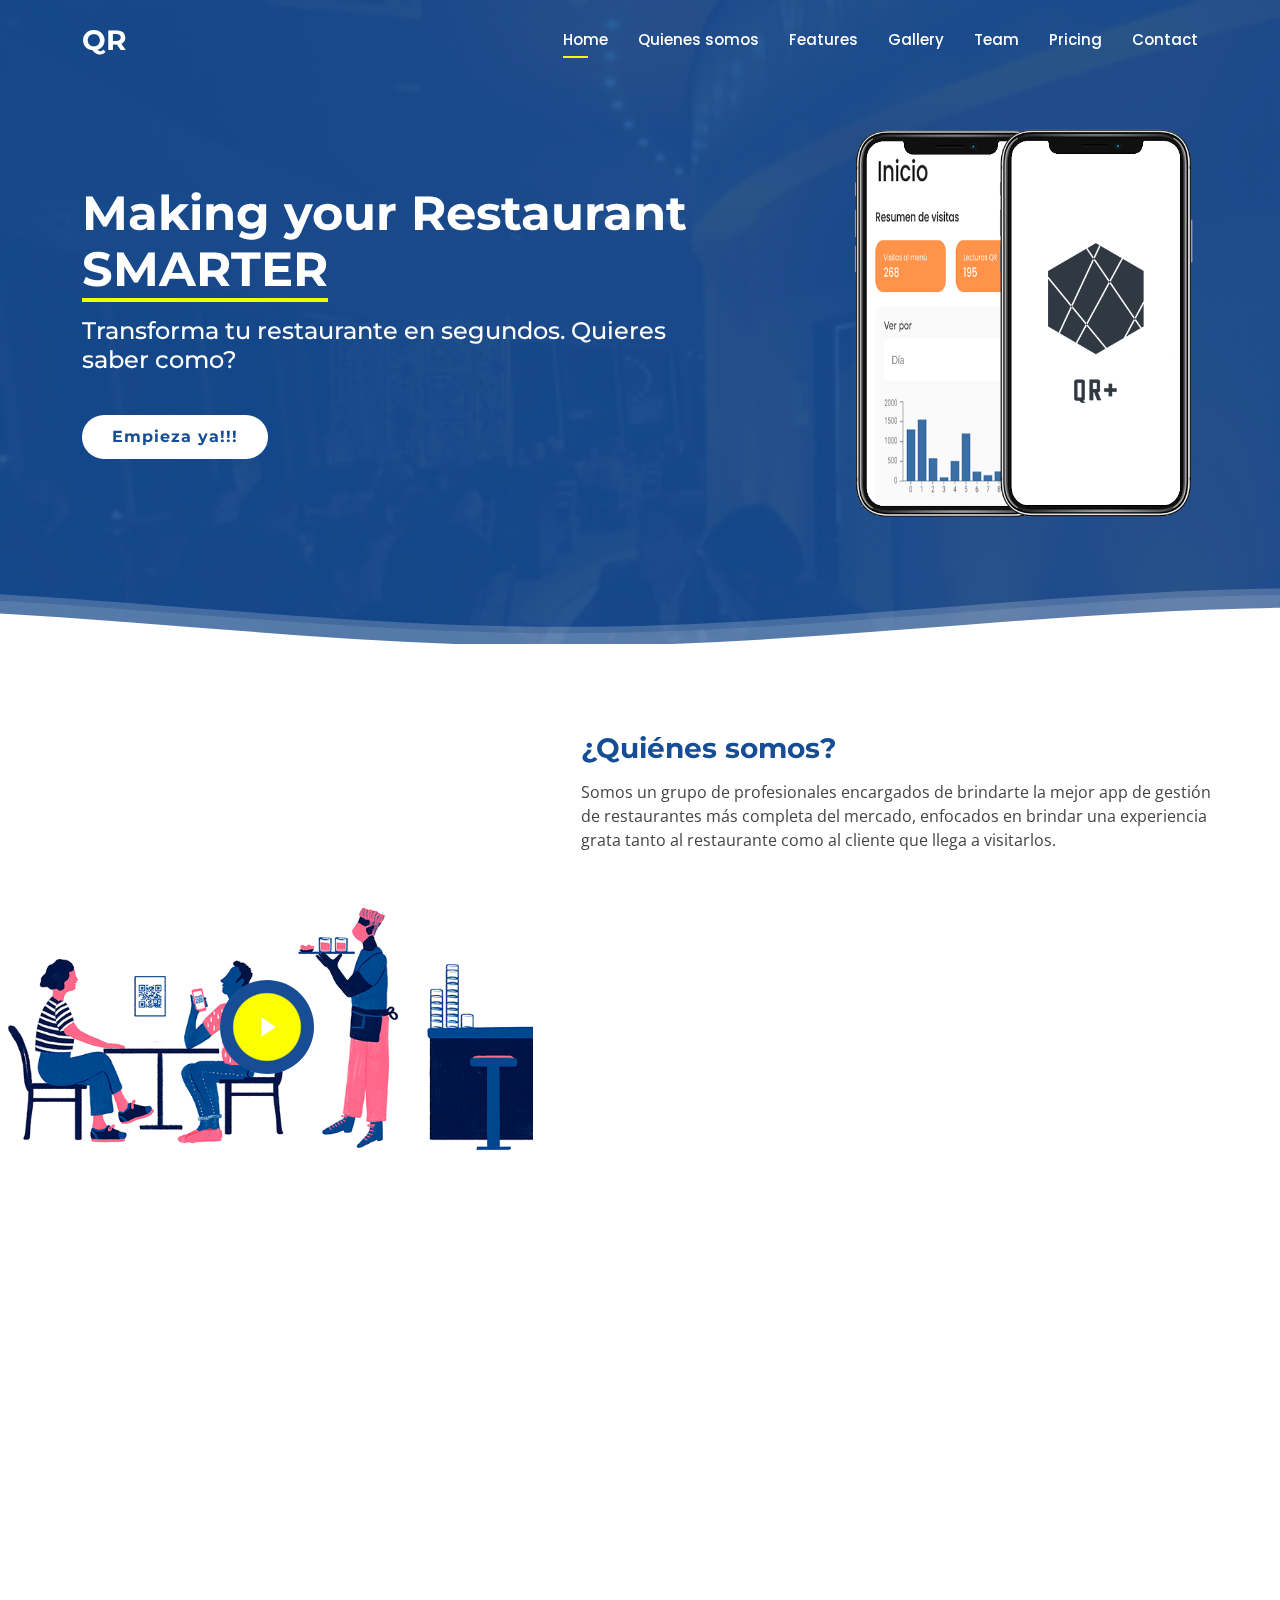
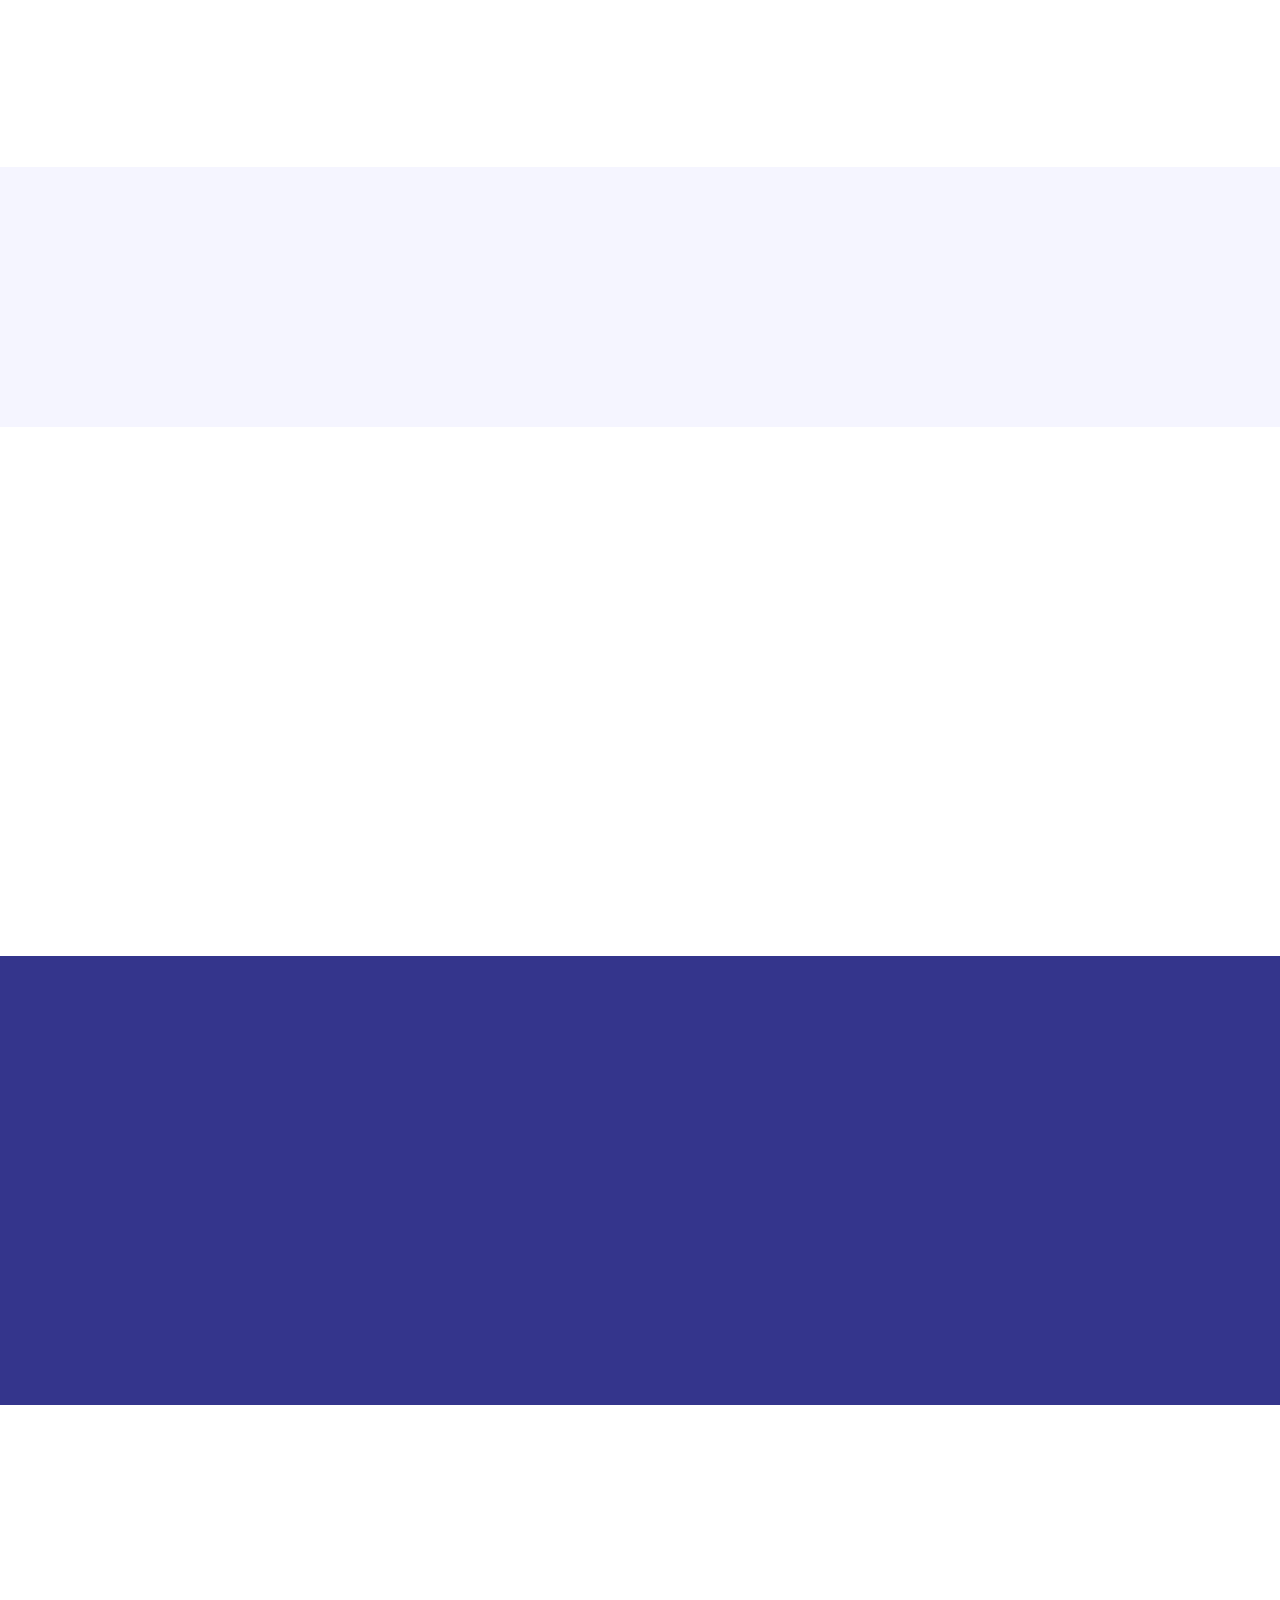
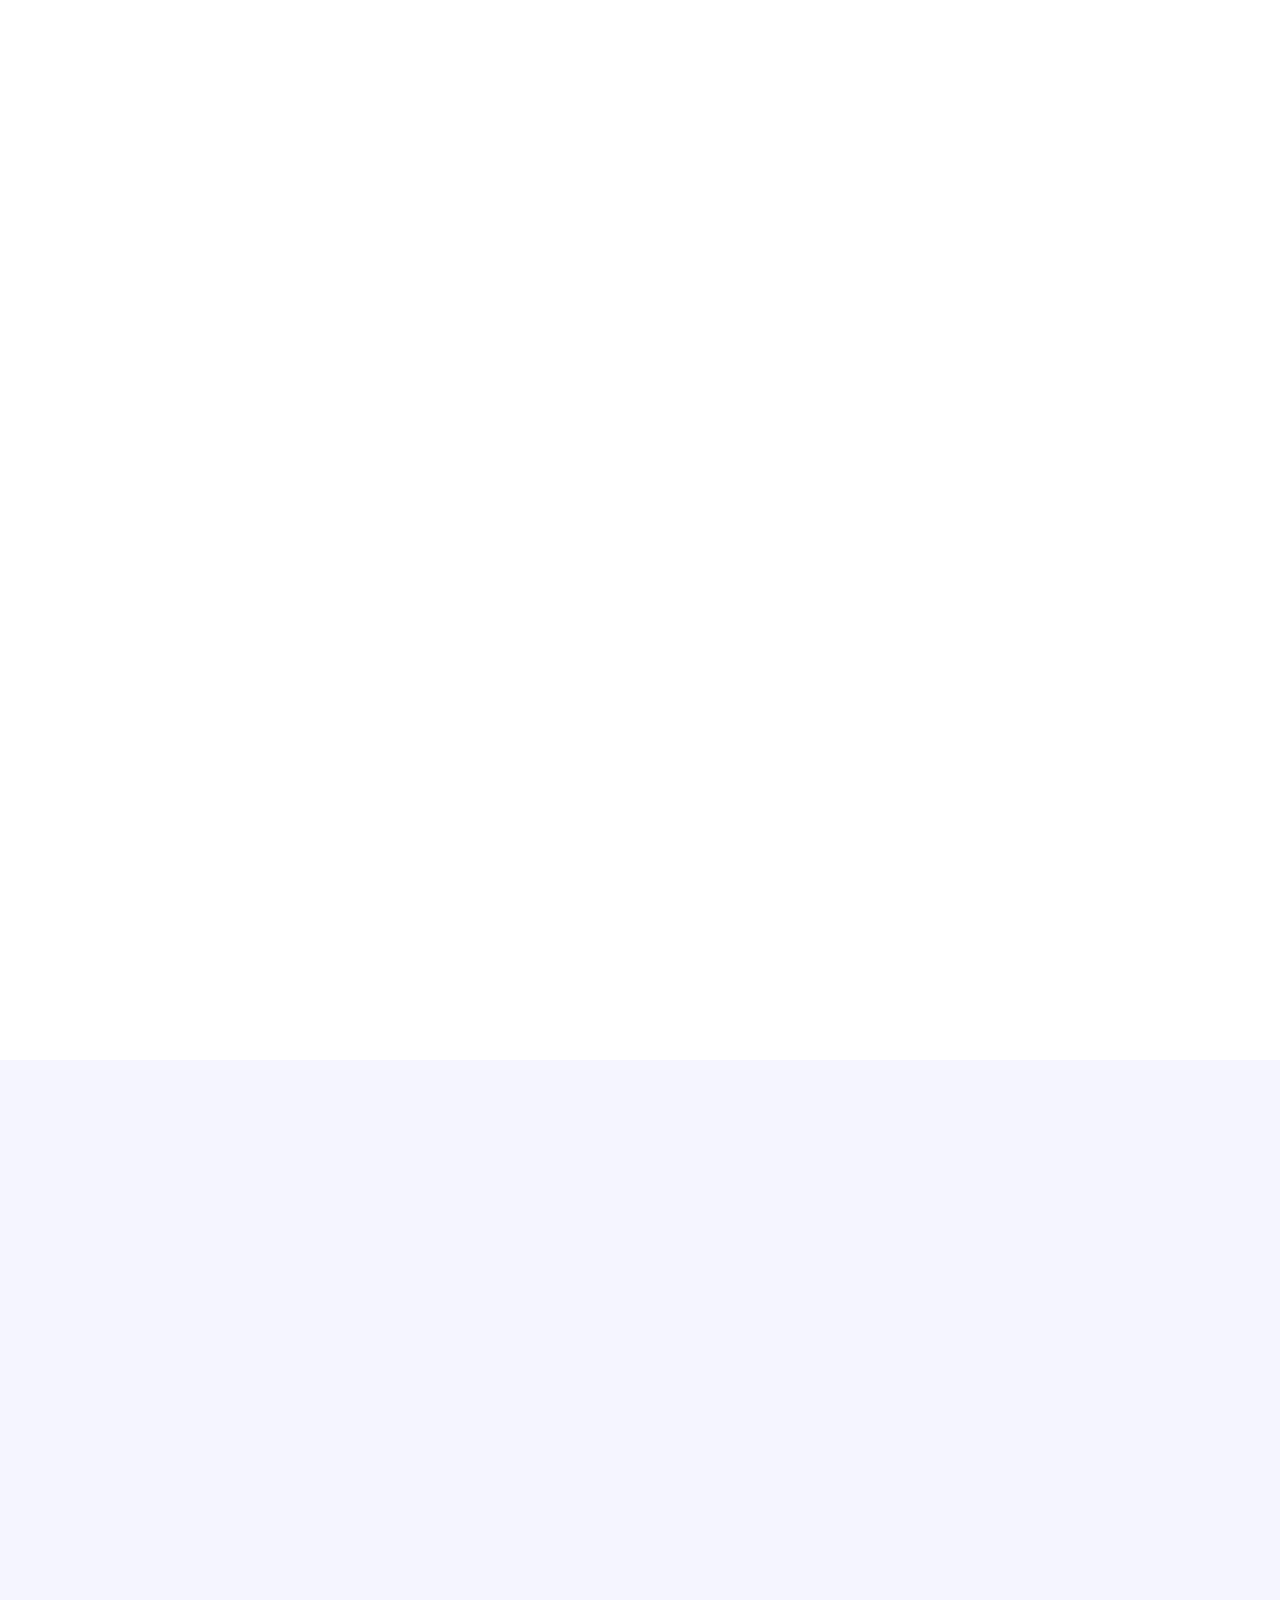
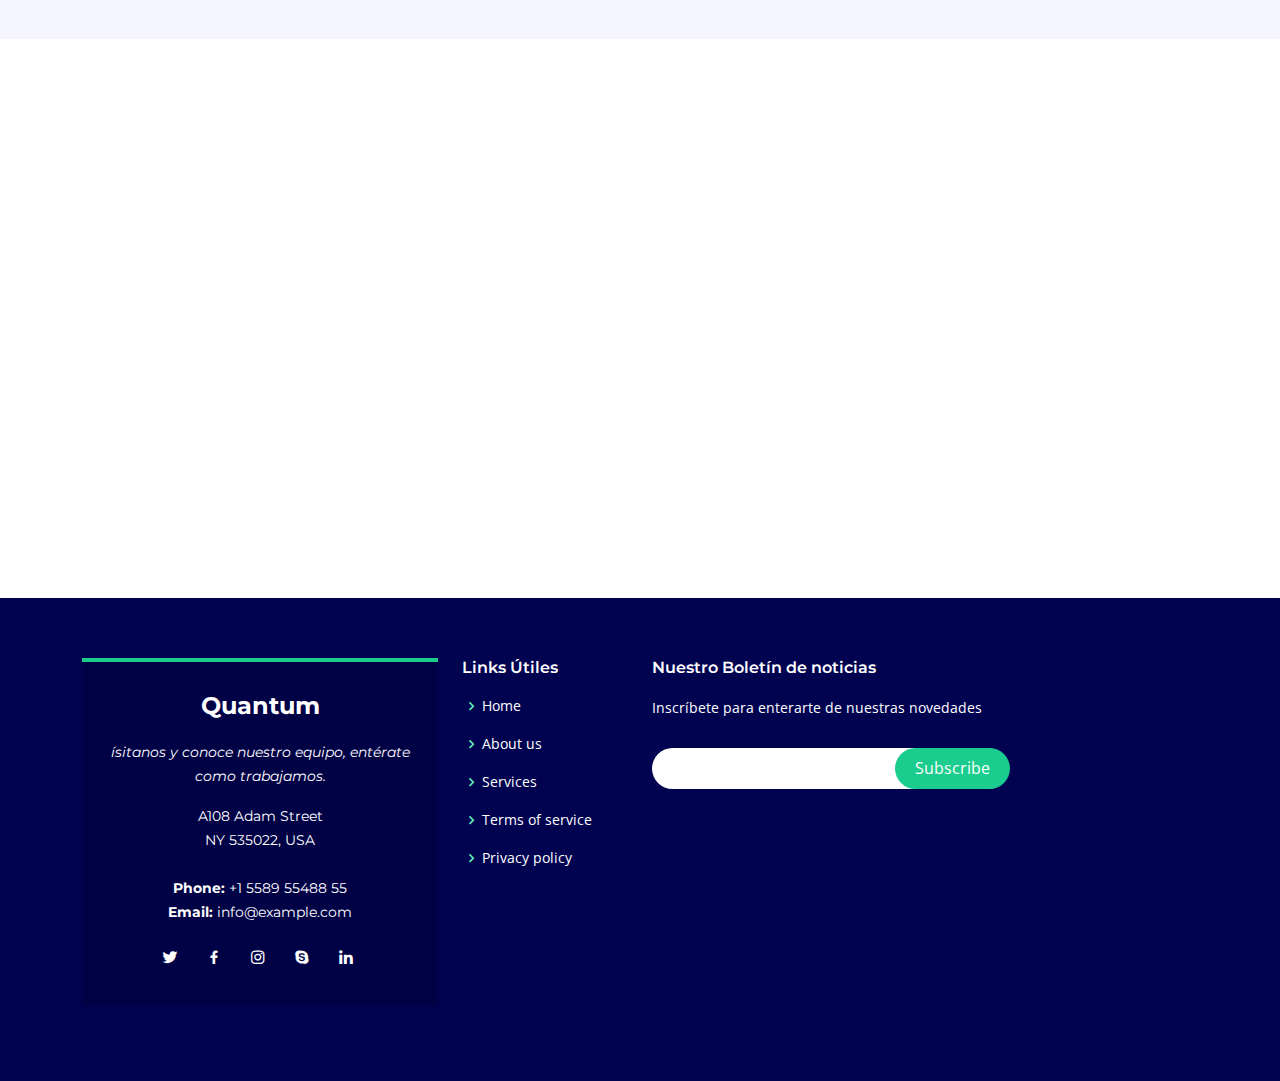
<file: index.html>
<!DOCTYPE html>
<html lang="en">

<head>
  <meta charset="utf-8">
  <meta content="width=device-width, initial-scale=1.0" name="viewport">

  <title>Quantum Restaurant</title>
  <meta content="" name="description">
  <meta content="" name="keywords">

  <!-- Favicons -->
  <link href="assets/img/others/WhatsApp Image 2021-09-14 at 7.47.34 PM.jpeg" rel="icon">
  <link href="assets/img/apple-touch-icon.png" rel="apple-touch-icon">

  <!-- Google Fonts -->
  <link href="https://fonts.googleapis.com/css?family=Open+Sans:300,300i,400,400i,600,600i,700,700i|Montserrat:300,300i,400,400i,500,500i,600,600i,700,700i|Poppins:300,300i,400,400i,500,500i,600,600i,700,700i" rel="stylesheet">

  <!-- Vendor CSS Files -->
  <link href="assets/vendor/aos/aos.css" rel="stylesheet">
  <link href="assets/vendor/bootstrap/css/bootstrap.min.css" rel="stylesheet">
  <link href="assets/vendor/bootstrap-icons/bootstrap-icons.css" rel="stylesheet">
  <link href="assets/vendor/boxicons/css/boxicons.min.css" rel="stylesheet">
  <link href="assets/vendor/glightbox/css/glightbox.min.css" rel="stylesheet">
  <link href="assets/vendor/remixicon/remixicon.css" rel="stylesheet">
  <link href="assets/vendor/swiper/swiper-bundle.min.css" rel="stylesheet">

  <!-- Template Main CSS File -->
  <link href="assets/css/style.css" rel="stylesheet">

  <!-- =======================================================
  * Template Name: Bootslander - v4.3.0
  * Template URL: https://bootstrapmade.com/bootslander-free-bootstrap-landing-page-template/
  * Author: BootstrapMade.com
  * License: https://bootstrapmade.com/license/
  ======================================================== -->
</head>

<body>

  <!-- ======= Header ======= -->
  <header id="header" class="fixed-top d-flex align-items-center header-transparent">
    <div class="container d-flex align-items-center justify-content-between">

      <div class="logo">
        <h1><a href="index.html"><span>QR</span></a></h1>
        <!-- Uncomment below if you prefer to use an image logo -->
        <!-- <a href="index.html"><img src="assets/img/logo.png" alt="" class="img-fluid"></a>-->
      </div>

      <nav id="navbar" class="navbar">
        <ul>
          <li><a class="nav-link scrollto active" href="#hero">Home</a></li>
          <li><a class="nav-link scrollto" href="#about">Quienes somos</a></li>
          <li><a class="nav-link scrollto" href="#features">Features</a></li>
          <li><a class="nav-link scrollto" href="#gallery">Gallery</a></li>
          <li><a class="nav-link scrollto" href="#team">Team</a></li>
          <li><a class="nav-link scrollto" href="#pricing">Pricing</a></li>
          <li><a class="nav-link scrollto" href="#contact">Contact</a></li>
        </ul>
        <i class="bi bi-list mobile-nav-toggle"></i>
      </nav><!-- .navbar -->

    </div>
  </header><!-- End Header -->

  <!-- ======= Hero Section ======= -->
  <section id="hero">

    <div class="container">
      <div class="row justify-content-between">
        <div class="col-lg-7 pt-5 pt-lg-0 order-2 order-lg-1 d-flex align-items-center">
          <div data-aos="zoom-out">
            <h1>Making your Restaurant<span> SMARTER</span></h1>
            <h2>Transforma tu restaurante en segundos. Quieres saber como? </h2>
            <div class="text-center text-lg-start">
              <a href="#about" class="btn-get-started scrollto"><b>Empieza ya!!!</b></a>
            </div>
          </div>
        </div>
        <div class="col-lg-4 order-1 order-lg-2 hero-img" data-aos="zoom-out" data-aos-delay="300">
          <img src="assets/img/logo3.png" class="img-fluid animated" alt="">
        </div>
      </div>
    </div>

    <svg class="hero-waves" xmlns="http://www.w3.org/2000/svg" xmlns:xlink="http://www.w3.org/1999/xlink" viewBox="0 24 150 28 " preserveAspectRatio="none">
      <defs>
        <path id="wave-path" d="M-160 44c30 0 58-18 88-18s 58 18 88 18 58-18 88-18 58 18 88 18 v44h-352z">
      </defs>
      <g class="wave1">
        <use xlink:href="#wave-path" x="50" y="3" fill="rgba(255,255,255, .1)">
      </g>
      <g class="wave2">
        <use xlink:href="#wave-path" x="50" y="0" fill="rgba(255,255,255, .2)">
      </g>
      <g class="wave3">
        <use xlink:href="#wave-path" x="50" y="9" fill="#fff">
      </g>
    </svg>

  </section><!-- End Hero -->

  <main id="main">

    <!-- ======= About Section ======= -->
    <section id="about" class="about">
      <div class="container-fluid">

        <div class="row">
          <div class="col-xl-5 col-lg-6 video-box d-flex justify-content-center align-items-stretch" data-aos="fade-right">
            <a href="/assets/img/lansa.mp4" class="venobox play-btn mb-4" data-vbtype="video" data-autoplay="true"></a>
          </div>

          <div class="col-xl-7 col-lg-6 icon-boxes d-flex flex-column align-items-stretch justify-content-center py-5 px-lg-5" data-aos="fade-left">
            <h3>¿Quiénes somos?</h3>
            <p>Somos un grupo de profesionales encargados de brindarte la mejor app de gestión de restaurantes más completa del mercado, enfocados en brindar una experiencia grata tanto al restaurante como al cliente que llega a visitarlos.</p>

            <div class="icon-box" data-aos="zoom-in" data-aos-delay="100">
              <div class="icon"><i class="bx bx-fingerprint"></i></div>
              <h4 class="title"><a href="">Rápida</a></h4>
              <p class="description">La app más rápida para la gestión de Restaurantes, enfocados en el buen workflow, para lograr una completa satisfacción con el cliente.</p>
            </div>

            <div class="icon-box" data-aos="zoom-in" data-aos-delay="200">
              <div class="icon"><i class="bx bx-gift"></i></div>
              <h4 class="title"><a href="">Fácil</a></h4>
              <p class="description">Nuestra prioridad es que te familiarices rápido con la app, por eso, la hemos credo de forma tal, que te sientas a gusto y que entiendas fácilmente lo que haces dentro de ella.</p>
            </div>

            <div class="icon-box" data-aos="zoom-in" data-aos-delay="300">
              <div class="icon"><i class="bx bx-atom"></i></div>
              <h4 class="title"><a href="">Moderna</a></h4>
              <p class="description">Ya basta !!! de usar sistemas anticuados con interfaces de los años 90's, tenemos un equipo de expertos encargados de diseñar una interfaz acorde con los nuevos tiempos.</p>
            </div>

          </div>
        </div>

      </div>
    </section><!-- End About Section -->

    <!-- ======= Features Section ======= -->
    <section id="features" class="features">
      <div class="container">

        <div class="section-title" data-aos="fade-up">
          <h2>Features</h2>
          <p>Lo que creamos para ti</p>
        </div>

        <div class="row" data-aos="fade-left">
          <div class="col-lg-3 col-md-4">
            <div class="icon-box" data-aos="zoom-in" data-aos-delay="50">
              <i class="ri-store-line" style="color: #ffbb2c;"></i>
              <h3><a href="">QR+ PAY</a></h3>
            </div>
          </div>
          <div class="col-lg-3 col-md-4 mt-4 mt-md-0">
            <div class="icon-box" data-aos="zoom-in" data-aos-delay="100">
              <i class="ri-bar-chart-box-line" style="color: #5578ff;"></i>
              <h3><a href="">Seguimiento de orden</a></h3>
            </div>
          </div>
          <div class="col-lg-3 col-md-4 mt-4 mt-md-0">
            <div class="icon-box" data-aos="zoom-in" data-aos-delay="150">
              <i class="ri-calendar-todo-line" style="color: #e80368;"></i>
              <h3><a href="">QR Menú</a></h3>
            </div>
          </div>
          <div class="col-lg-3 col-md-4 mt-4 mt-lg-0">
            <div class="icon-box" data-aos="zoom-in" data-aos-delay="200">
              <i class="ri-paint-brush-line" style="color: #e361ff;"></i>
              <h3><a href="">Reservaciones Online</a></h3>
            </div>
          </div>
          <div class="col-lg-3 col-md-4 mt-4">
            <div class="icon-box" data-aos="zoom-in" data-aos-delay="250">
              <i class="ri-database-2-line" style="color: #47aeff;"></i>
              <h3><a href="">Llamar camarero</a></h3>
            </div>
          </div>
          <div class="col-lg-3 col-md-4 mt-4">
            <div class="icon-box" data-aos="zoom-in" data-aos-delay="300">
              <i class="ri-gradienter-line" style="color: #ffa76e;"></i>
              <h3><a href="">Facturas online</a></h3>
            </div>
          </div>
          <div class="col-lg-3 col-md-4 mt-4">
            <div class="icon-box" data-aos="zoom-in" data-aos-delay="350">
              <i class="ri-file-list-3-line" style="color: #11dbcf;"></i>
              <h3><a href="">Calificación de Platos</a></h3>
            </div>
          </div>
          <div class="col-lg-3 col-md-4 mt-4">
            <div class="icon-box" data-aos="zoom-in" data-aos-delay="400">
              <i class="ri-price-tag-2-line" style="color: #4233ff;"></i>
              <h3><a href="">Review fin del día</a></h3>
            </div>
          </div>
          
      </div>
    </section><!-- End Features Section -->

    <!-- ======= Counts Section ======= -->
    <section id="counts" class="counts">
      <div class="container">

        <div class="row" data-aos="fade-up">

          <div class="col-lg-3 col-md-6">
            <div class="count-box">
              <i class="bi bi-emoji-smile"></i>
              <span data-purecounter-start="0" data-purecounter-end="232" data-purecounter-duration="1" class="purecounter"></span>
              <p>Happy Clients</p>
            </div>
          </div>

          <div class="col-lg-3 col-md-6 mt-5 mt-md-0">
            <div class="count-box">
              <i class="bi bi-journal-richtext"></i>
              <span data-purecounter-start="0" data-purecounter-end="521" data-purecounter-duration="1" class="purecounter"></span>
              <p>Menús creados</p>
            </div>
          </div>

          <div class="col-lg-3 col-md-6 mt-5 mt-lg-0">
            <div class="count-box">
              <i class="bi bi-headset"></i>
              <span data-purecounter-start="0" data-purecounter-end="1463" data-purecounter-duration="1" class="purecounter"></span>
              <p>Clientes atendidos</p>
            </div>
          </div>

          <div class="col-lg-3 col-md-6 mt-5 mt-lg-0">
            <div class="count-box">
              <i class="bi bi-people"></i>
              <span data-purecounter-start="0" data-purecounter-end="15" data-purecounter-duration="1" class="purecounter"></span>
              <p>Colaboradores</p>
            </div>
          </div>

        </div>

      </div>
    </section><!-- End Counts Section -->

    <!-- ======= Details Section ======= -->
    <section id="details" class="details">
      <div class="container">

        <div class="row content">
          <div class="col-md-4" data-aos="fade-right">
            <img src="assets/img/others/page1.png" class="img-fluid" width="300" height="500"  alt="">
          </div>
          <div class="col-md-8 pt-4" data-aos="fade-up">
            <h3>Completa y lista para usar !!!</h3>
            <p></p>
            <p></p>
            <p></p>
            <p></p>
            <p class="fst-italic">
              Simplifíca la gestión de tu restaurante con nuestra potente app:
            </p>
            <ul>
              <li><i class="bi bi-check"></i>Gestión centralizada.</li>
              <li><i class="bi bi-check"></i> Automatiza y agiliza tu restaurante desde la app.</li>
              <li><i class="bi bi-check"></i> Simplifica la atención de clientes.</li>
              <li><i class="bi bi-check"></i> Crea menús interactivos y llamativos, con solo unos cuántos pasos.</li>
            </ul>
            <p>
              Qué esperas para usar QR+, la app todo en uno para la gestión, automatización y simplificación de restaurantes.
            </p>
          </div>
        </div>

        </div>

      </div>
    </section><!-- End Gallery Section -->

    <!-- ======= Testimonials Section ======= -->
    <section id="testimonials" class="testimonials">
      <div class="container">

        <div class="testimonials-slider swiper-container" data-aos="fade-up" data-aos-delay="100">
          <div class="swiper-wrapper">

            <div class="swiper-slide">
              <div class="testimonial-item">
                <img src="assets/img/testimonials/testimonials-1.jpg" class="testimonial-img" alt="">
                <h3>Jamiel Santana</h3>
                <h4>Ceo</h4>
                <p>
                  <i class="bx bxs-quote-alt-left quote-icon-left"></i>
                  Increible la cantidad de personas que están usando la app, esto es evidencia de lo potente y útil que resulta ser dentro del mercado
                  <i class="bx bxs-quote-alt-right quote-icon-right"></i>
                </p>
              </div>
            </div><!-- End testimonial item -->

            <div class="swiper-slide">
              <div class="testimonial-item">
                <img src="assets/img/testimonials/testimonials-2.jpg" class="testimonial-img" alt="">
                <h3>Giancarlos Quinton</h3>
                <h4>CEO</h4>
                <p>
                  <i class="bx bxs-quote-alt-left quote-icon-left"></i>
                  Confiamos en la app desde el primer día, hoy solo estamos viendo los frutos de lo que creamos.
                  <i class="bx bxs-quote-alt-right quote-icon-right"></i>
                </p>
              </div>
            </div><!-- End testimonial item -->

            <div class="swiper-slide">
              <div class="testimonial-item">
                <img src="assets/img/testimonials/testimonials-3.jpg" class="testimonial-img" alt="">
                <h3>Jena Karlis</h3>
                <h4>Gerente General de Café SBG</h4>
                <p>
                  <i class="bx bxs-quote-alt-left quote-icon-left"></i>
                  Hemos reducido costos en un 20% gracias a la app, fácil, rápida y centraliza, cumple con lo que dicen.
                  <i class="bx bxs-quote-alt-right quote-icon-right"></i>
                </p>
              </div>
            </div><!-- End testimonial item -->

            <div class="swiper-slide">
              <div class="testimonial-item">
                <img src="assets/img/testimonials/testimonials-4.jpg" class="testimonial-img" alt="">
                <h3>Matt Brandon</h3>
                <h4>Freelancer</h4>
                <p>
                  <i class="bx bxs-quote-alt-left quote-icon-left"></i>
                  Fugiat enim eram quae cillum dolore dolor amet nulla culpa multos export minim fugiat minim velit minim dolor enim duis veniam ipsum anim magna sunt elit fore quem dolore labore illum veniam.
                  <i class="bx bxs-quote-alt-right quote-icon-right"></i>
                </p>
              </div>
            </div><!-- End testimonial item -->

            <div class="swiper-slide">
              <div class="testimonial-item">
                <img src="assets/img/testimonials/testimonials-5.jpg" class="testimonial-img" alt="">
                <h3>John Larson</h3>
                <h4>Entrepreneur</h4>
                <p>
                  <i class="bx bxs-quote-alt-left quote-icon-left"></i>
                  Quis quorum aliqua sint quem legam fore sunt eram irure aliqua veniam tempor noster veniam enim culpa labore duis sunt culpa nulla illum cillum fugiat legam esse veniam culpa fore nisi cillum quid.
                  <i class="bx bxs-quote-alt-right quote-icon-right"></i>
                </p>
              </div>
            </div><!-- End testimonial item -->

          </div>
          <div class="swiper-pagination"></div>
        </div>

      </div>
    </section><!-- End Testimonials Section -->

    <!-- ======= Team Section ======= -->
    <section id="team" class="team">
      <div class="container">

        <div class="section-title" data-aos="fade-up">
          <h2>Team</h2>
          <p>Nuestro Equipo</p>
        </div>

        <div class="row" data-aos="fade-left">

          <div class="col-lg-3 col-md-6">
            <div class="member" data-aos="zoom-in" data-aos-delay="100">
              <div class="pic"><img src="assets/img/team/team-1.jpg" class="img-fluid" alt=""></div>
              <div class="member-info">
                <h4>Jamiel Santana</h4>
                <span>Chief Executive Officer</span>
                <div class="social">
                  <a href=""><i class="bi bi-twitter"></i></a>
                  <a href=""><i class="bi bi-facebook"></i></a>
                  <a href=""><i class="bi bi-instagram"></i></a>
                  <a href=""><i class="bi bi-linkedin"></i></a>
                </div>
              </div>
            </div>
          </div>

          <div class="col-lg-3 col-md-6 mt-5 mt-md-0">
            <div class="member" data-aos="zoom-in" data-aos-delay="200">
              <div class="pic"><img src="assets/img/team/team-2.jpg" class="img-fluid" alt=""></div>
              <div class="member-info">
                <h4>Victor Velásquez</h4>
                <span>Product Manager</span>
                <div class="social">
                  <a href=""><i class="bi bi-twitter"></i></a>
                  <a href=""><i class="bi bi-facebook"></i></a>
                  <a href=""><i class="bi bi-instagram"></i></a>
                  <a href=""><i class="bi bi-linkedin"></i></a>
                </div>
              </div>
            </div>
          </div>

          <div class="col-lg-3 col-md-6 mt-5 mt-lg-0">
            <div class="member" data-aos="zoom-in" data-aos-delay="300">
              <div class="pic"><img src="assets/img/team/team-3.jpg" class="img-fluid" alt=""></div>
              <div class="member-info">
                <h4>Giancarlos Qui</h4>
                <span>CTO</span>
                <div class="social">
                  <a href=""><i class="bi bi-twitter"></i></a>
                  <a href=""><i class="bi bi-facebook"></i></a>
                  <a href=""><i class="bi bi-instagram"></i></a>
                  <a href=""><i class="bi bi-linkedin"></i></a>
                </div>
              </div>
            </div>
          </div>

          <div class="col-lg-3 col-md-6 mt-5 mt-lg-0">
            <div class="member" data-aos="zoom-in" data-aos-delay="400">
              <div class="pic"><img src="assets/img/team/team-4.jpg" class="img-fluid" alt=""></div>
              <div class="member-info">
                <h4>Amanda Jepson</h4>
                <span>Accountant</span>
                <div class="social">
                  <a href=""><i class="bi bi-twitter"></i></a>
                  <a href=""><i class="bi bi-facebook"></i></a>
                  <a href=""><i class="bi bi-instagram"></i></a>
                  <a href=""><i class="bi bi-linkedin"></i></a>
                </div>
              </div>
            </div>
          </div>

        </div>

      </div>
    </section><!-- End Team Section -->

    <!-- ======= Pricing Section ======= -->
    <section id="pricing" class="pricing">
      <div class="container">

        <div class="section-title" data-aos="fade-up">
          <h2>Planes</h2>
          <p>Dale un check a nuestro asombrosos planes !!!</p>
        </div>

        <div class="row" data-aos="fade-left">

          <div class="col-lg-3 col-md-6">
            <div class="box  " data-aos="zoom-in" data-aos-delay="100">
              <h3>Free</h3>
              <h4><sup>$</sup>0<span> / Mes</span></h4>
              <ul>
                <li> 10 Platos</li>
                <li> 4 Free Templates</li>
                <li> 1 QR Menú</li>
                <li class="na">Order Status</li>
                <li class="na">Premium Templates</li>
                <li class="na">QR+ Pay</li>
              </ul>
              <div class="btn-wrap">
                <a href="#" class="btn-buy">Buy Now</a>
              </div>
            </div>
          </div>

          <div class="col-lg-3 col-md-6 mt-4 mt-md-0">
            <div class="box featured " data-aos="zoom-in" data-aos-delay="200">
              <h3>Small </h3>
              <h4><sup>$</sup>3<span> / Mes</span></h4>
              <ul>
                <li> 20 Platos</li>
                <li> 10 Free Templates</li>
                <li> 2 QR Menú</li>
                <li> Order Status</li>
                <li class="na">Premium Templates</li>
                <li class="na">QR+ Pay</li>
              </ul>
              <div class="btn-wrap">
                <a href="#" class="btn-buy">Buy Now</a>
              </div>
            </div>
          </div>

          <div class="col-lg-3 col-md-6 mt-4 mt-lg-0">
            <div class="box" data-aos="zoom-in" data-aos-delay="300">
              <h3>Pro+</h3>
              <h4><sup>$</sup>7.99<span> / Mes</span></h4>
              <ul>
                <li> 30 Platos</li>
                <li> 10 Free Templates</li>
                <li> 3 QR Menú</li>
                <li> Order Status</li>
                <li> Premium Templates</li>
                <li class="na">QR+ Pay</li>
              </ul>
              <div class="btn-wrap">
                <a href="#" class="btn-buy">Buy Now</a>
              </div>
            </div>
          </div>

          <div class="col-lg-3 col-md-6 mt-4 mt-lg-0">
              <div class="box  " data-aos="zoom-in" data-aos-delay="400">
              <span class="advanced">Con to!!!</span>
              <h3>Ultimate</h3>
              <h4><sup>$</sup>12<span> / Mes</span></h4>
              <ul> 
                <li>Platos ilimitados</li>
                <li>Free Templates ilimitadas</li>
                <li> QR Menú ilimitados</li>
                <li>Order Status</li>
                <li>Premium Templates</li>
                <li>QR Pay</li>
              </ul>
              <div class="btn-wrap">
                <a href="#" class="btn-buy">Buy Now</a>
              </div>
            </div>
          </div>

        </div>

      </div>
    </section><!-- End Pricing Section -->

    <!-- ======= F.A.Q Section ======= -->
    <section id="faq" class="faq section-bg">
      <div class="container">

        <div class="section-title" data-aos="fade-up">
          <h2>F.A.Q</h2>
          <p>Preguntas Frecuentes</p>
        </div>

        <div class="faq-list">
          <ul>
            <li data-aos="fade-up">
              <i class="bx bx-help-circle icon-help"></i> <a data-bs-toggle="collapse" class="collapse" data-bs-target="#faq-list-1">Quiénes son los encargados del proyecto? <i class="bx bx-chevron-down icon-show"></i><i class="bx bx-chevron-up icon-close"></i></a>
              <div id="faq-list-1" class="collapse show" data-bs-parent=".faq-list">
                <p>
                  Giancarlos Gillbert, Jamiel Santana, Victor Velásquez.
                </p>
              </div>
            </li>

            <li data-aos="fade-up" data-aos-delay="100">
              <i class="bx bx-help-circle icon-help"></i> <a data-bs-toggle="collapse" data-bs-target="#faq-list-2" class="collapsed">Cuál es el propósito del proyecto? <i class="bx bx-chevron-down icon-show"></i><i class="bx bx-chevron-up icon-close"></i></a>
              <div id="faq-list-2" class="collapse" data-bs-parent=".faq-list">
                <p>
                  La principal justificación de este proyecto es la necesidad de los restaurantes y establecimientos de comida de proteger a sus empleados y sus clientes del contagio del virus Covid-19 a través del contacto directo con menús impresos y cercanía entre el empleado y el comensal, así como economizar en costos de productos sanitizantes y modernizar los procesos de atención a los comensales.
                </p>
              </div>
            </li>

            <li data-aos="fade-up" data-aos-delay="200">
              <i class="bx bx-help-circle icon-help"></i> <a data-bs-toggle="collapse" data-bs-target="#faq-list-3" class="collapsed">Descripción  de QR+? <i class="bx bx-chevron-down icon-show"></i><i class="bx bx-chevron-up icon-close"></i></a>
              <div id="faq-list-3" class="collapse" data-bs-parent=".faq-list">
                <p>
                  QR+consiste en una aplicación para dispositivos móviles inteligentes, que permite, como función principal, digitalizar los menús impresos de los restaurantes y establecimientos de comida, para colaborar con la higiene, modernización y digitalización de los restaurantes que adquieran nuestro innovador software.
                </p>
              </div>
            </li>

            <li data-aos="fade-up" data-aos-delay="300">
              <i class="bx bx-help-circle icon-help"></i> <a data-bs-toggle="collapse" data-bs-target="#faq-list-4" class="collapsed">Soluciones que aportaría la implementación de dicho proyecto<i class="bx bx-chevron-down icon-show"></i><i class="bx bx-chevron-up icon-close"></i></a>
              <div id="faq-list-4" class="collapse" data-bs-parent=".faq-list">
                <p>
                  Prevención de contagios del virus Covid-19, Disminución de gastos en productos sanitizantes, Modernización del proceso de atención a comensales, Fácil visualización de estadísticas del restaurante.
                </p>
              </div>
            </li>

          </ul>
        </div>

      </div>
    </section><!-- End F.A.Q Section -->

    <!-- ======= Contact Section ======= -->
    <section id="contact" class="contact">
      <div class="container">

        <div class="section-title" data-aos="fade-up">
          <h2>Realiza tus reservaciones</h2>
          <p>Contáctanos</p>
        </div>

        <div class="row">

          <div class="col-lg-4" data-aos="fade-right" data-aos-delay="100">
            <div class="info">
              <div class="address">
                <i class="bi bi-geo-alt"></i>
                <h4>Location:</h4>
                <p>A108 Adam Street, New York, NY 535022</p>
              </div>

              <div class="email">
                <i class="bi bi-envelope"></i>
                <h4>Email:</h4>
                <p>info@qr.com</p>
              </div>

              <div class="phone">
                <i class="bi bi-phone"></i>
                <h4>Call:</h4>
                <p>+1 5589 55488 55s</p>
              </div>

            </div>

          </div>

          <div class="col-lg-8 mt-5 mt-lg-0" data-aos="fade-left" data-aos-delay="200">

            <form action="forms/contact.php" method="post" role="form" class="php-email-form">
              <div class="row">
                <div class="col-md-6 form-group">
                  <input type="text" name="name" class="form-control" id="name" placeholder="Your Name" required>
                </div>
                <div class="col-md-6 form-group mt-3 mt-md-0">
                  <input type="email" class="form-control" name="email" id="email" placeholder="Your Email" required>
                </div>
              </div>
              <div class="form-group mt-3">
                <input type="text" class="form-control" name="subject" id="subject" placeholder="Subject" required>
              </div>
              <div class="form-group mt-3">
                <textarea class="form-control" name="message" rows="5" placeholder="Message" required></textarea>
              </div>
              <div class="my-3">
                <div class="loading">Loading</div>
                <div class="error-message"></div>
                <div class="sent-message">Your message has been sent. Thank you!</div>
              </div>
              <div class="text-center"><button type="submit">Send Message</button></div>
            </form>

          </div>

        </div>

      </div>
    </section><!-- End Contact Section -->

  </main><!-- End #main -->

  <!-- ======= Footer ======= -->
  <footer id="footer">
    <div class="footer-top">
      <div class="container">
        <div class="row">

          <div class="col-lg-4 col-md-6">
            <div class="footer-info">
              <h3>Quantum</h3>
              <p class="pb-3"><em>ísitanos y conoce nuestro equipo, entérate como trabajamos.</em></p>
              <p>
                A108 Adam Street <br>
                NY 535022, USA<br><br>
                <strong>Phone:</strong> +1 5589 55488 55<br>
                <strong>Email:</strong> info@example.com<br>
              </p>
              <div class="social-links mt-3">
                <a href="#" class="twitter"><i class="bx bxl-twitter"></i></a>
                <a href="#" class="facebook"><i class="bx bxl-facebook"></i></a>
                <a href="#" class="instagram"><i class="bx bxl-instagram"></i></a>
                <a href="#" class="google-plus"><i class="bx bxl-skype"></i></a>
                <a href="#" class="linkedin"><i class="bx bxl-linkedin"></i></a>
              </div>
            </div>
          </div>

          <div class="col-lg-2 col-md-6 footer-links">
            <h4>Links Útiles</h4>
            <ul>
              <li><i class="bx bx-chevron-right"></i> <a href="#">Home</a></li>
              <li><i class="bx bx-chevron-right"></i> <a href="#">About us</a></li>
              <li><i class="bx bx-chevron-right"></i> <a href="#">Services</a></li>
              <li><i class="bx bx-chevron-right"></i> <a href="#">Terms of service</a></li>
              <li><i class="bx bx-chevron-right"></i> <a href="#">Privacy policy</a></li>
            </ul>
          </div>

          <div class="col-lg-4 col-md-6 footer-newsletter">
            <h4>Nuestro Boletín de noticias</h4>
            <p>Inscríbete para enterarte de nuestras novedades</p>
            <form action="" method="post">
              <input type="email" name="email"><input type="submit" value="Subscribe">
            </form>

          </div>

        </div>
      </div>
    </div>

   

  <a href="#" class="back-to-top d-flex align-items-center justify-content-center"><i class="bi bi-arrow-up-short"></i></a>
  <div id="preloader"></div>

  <!-- Vendor JS Files -->
  <script src="assets/vendor/aos/aos.js"></script>
  <script src="assets/vendor/bootstrap/js/bootstrap.bundle.min.js"></script>
  <script src="assets/vendor/glightbox/js/glightbox.min.js"></script>
  <script src="assets/vendor/php-email-form/validate.js"></script>
  <script src="assets/vendor/purecounter/purecounter.js"></script>
  <script src="assets/vendor/swiper/swiper-bundle.min.js"></script>

  <!-- Template Main JS File -->
  <script src="assets/js/main.js"></script>

</body>

</html>
</file>
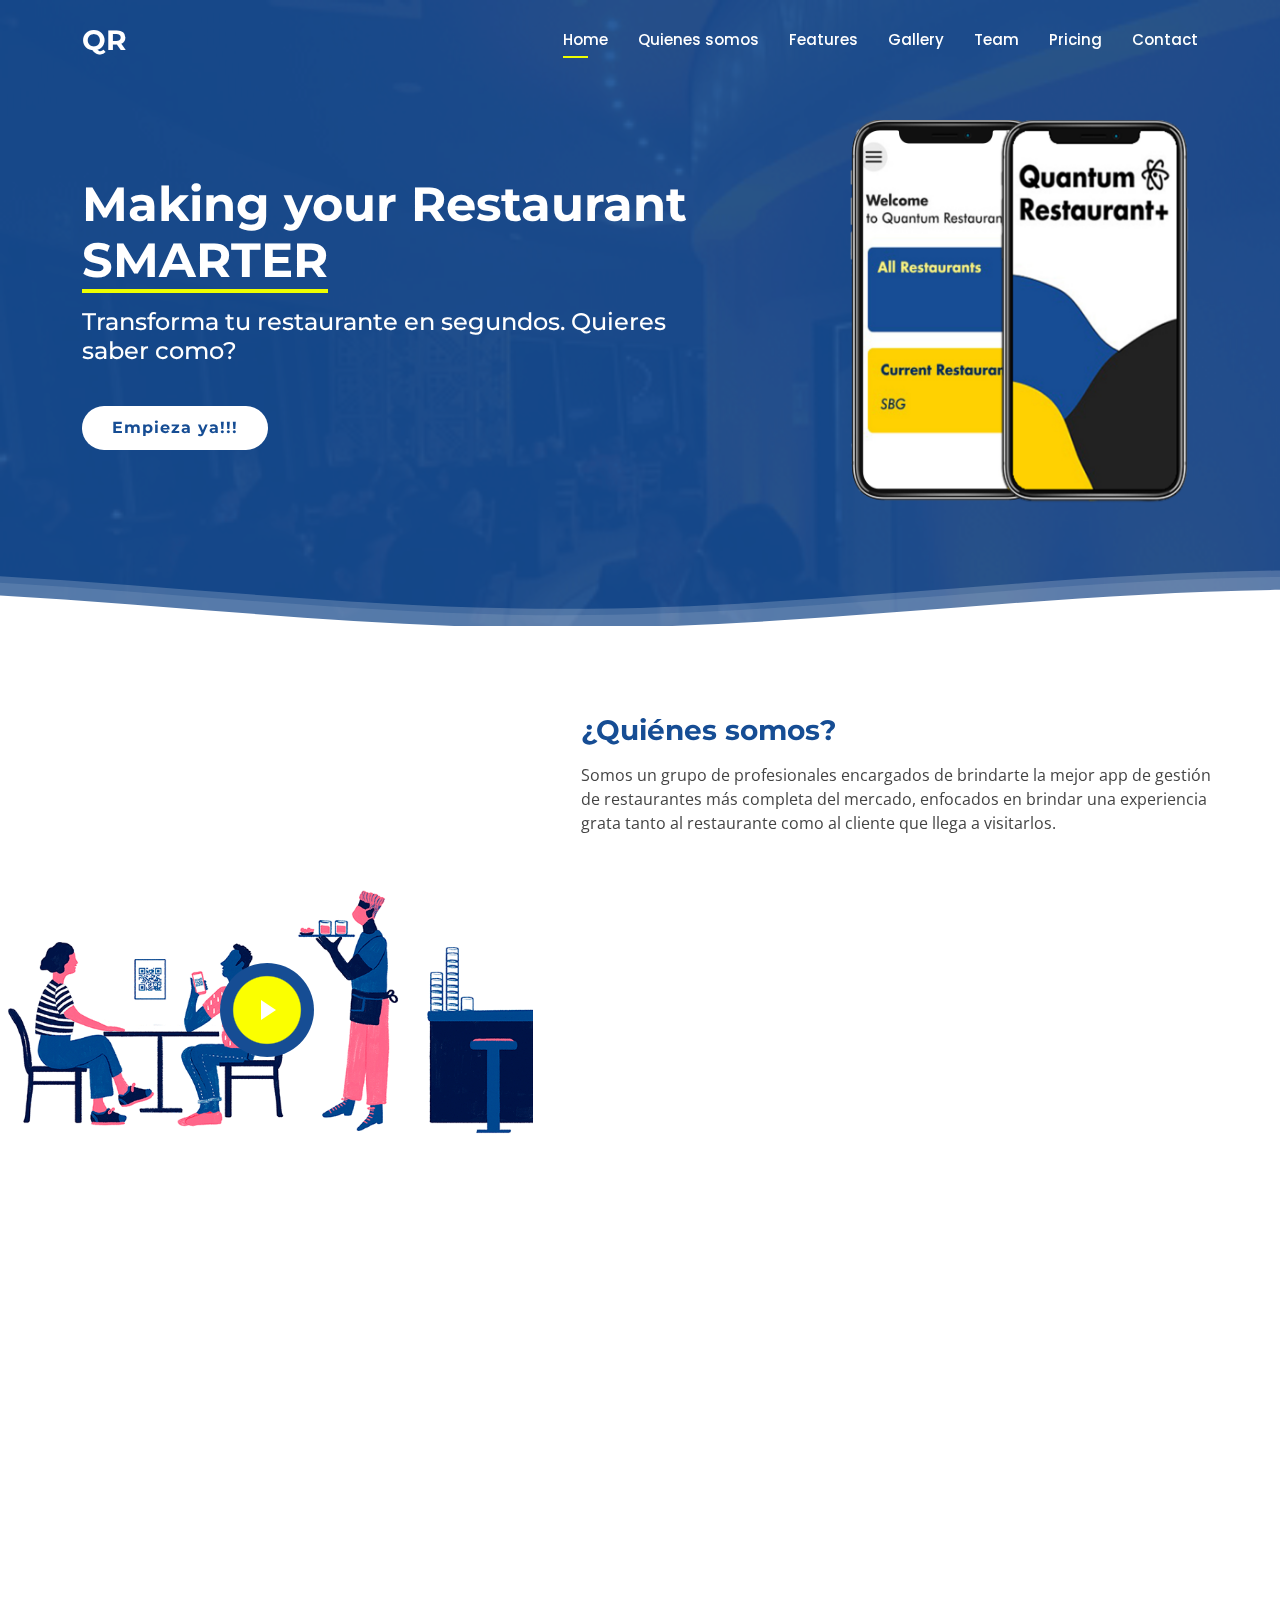
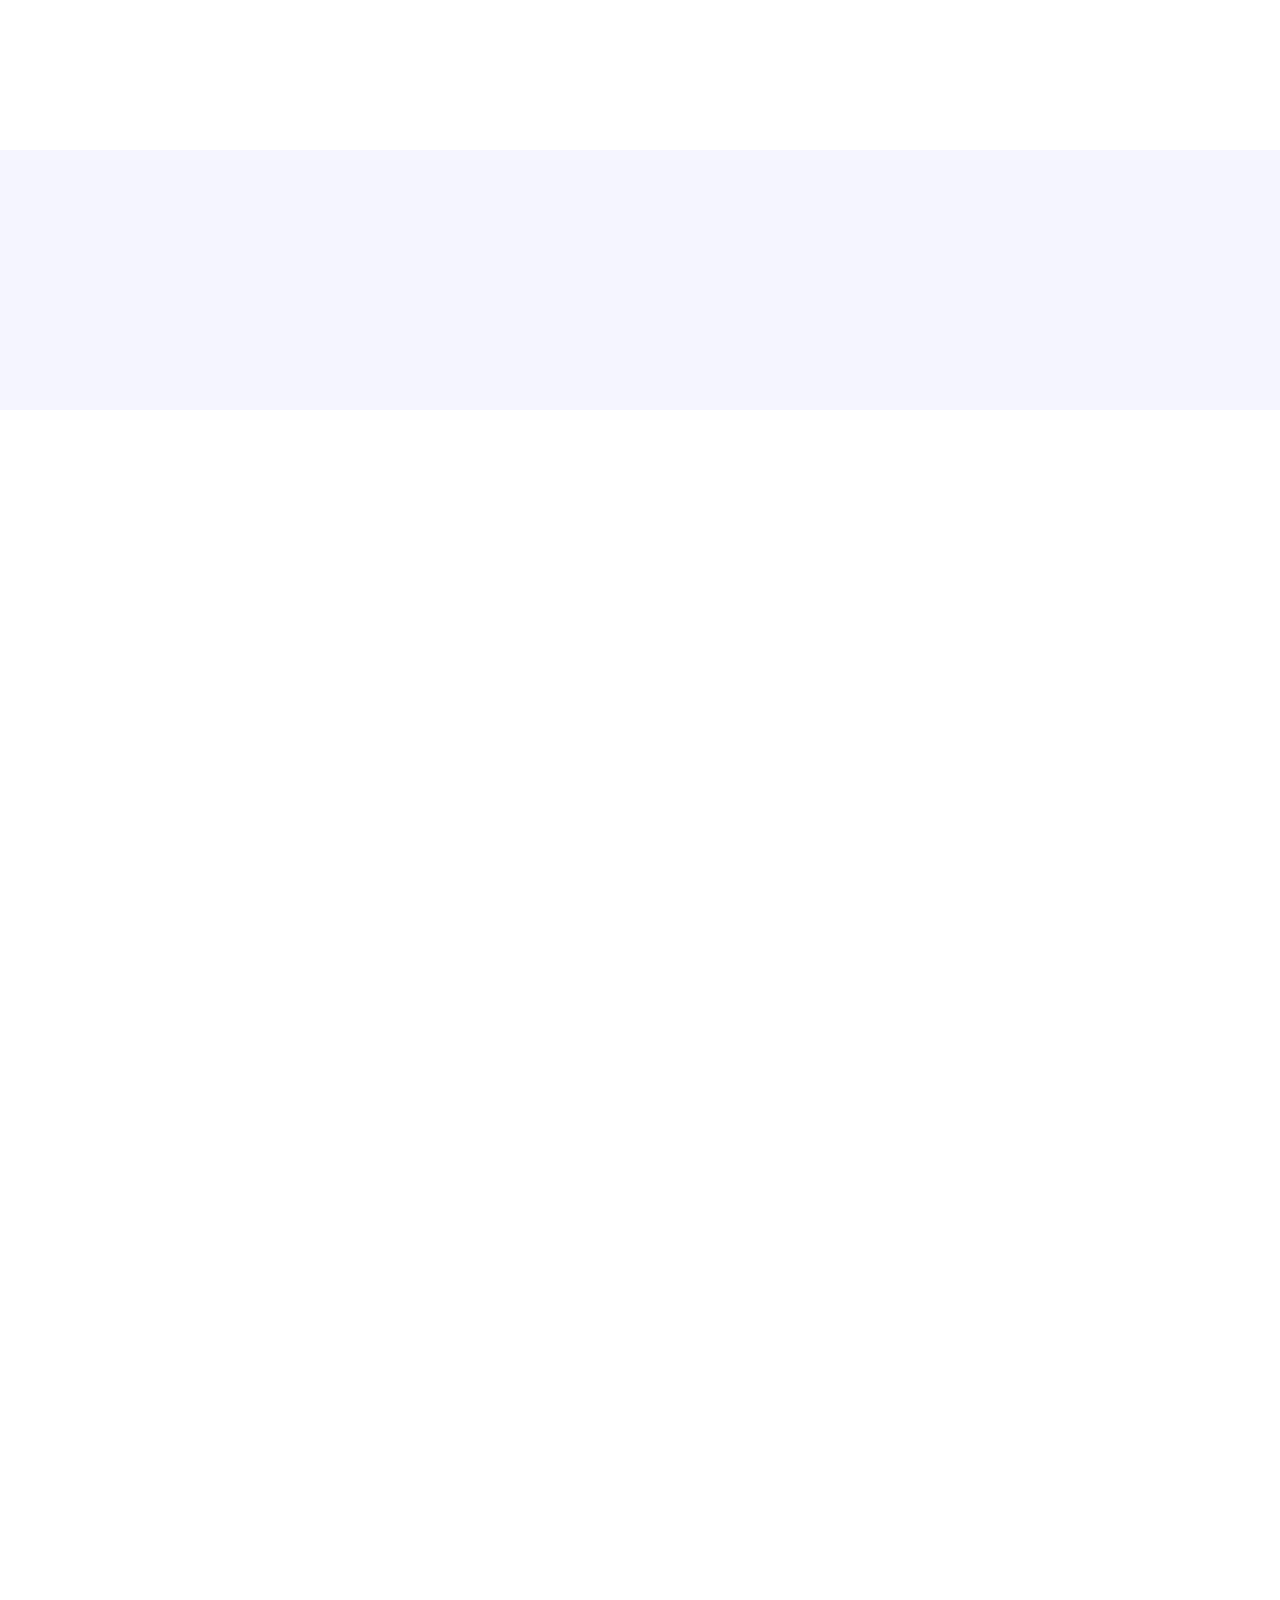
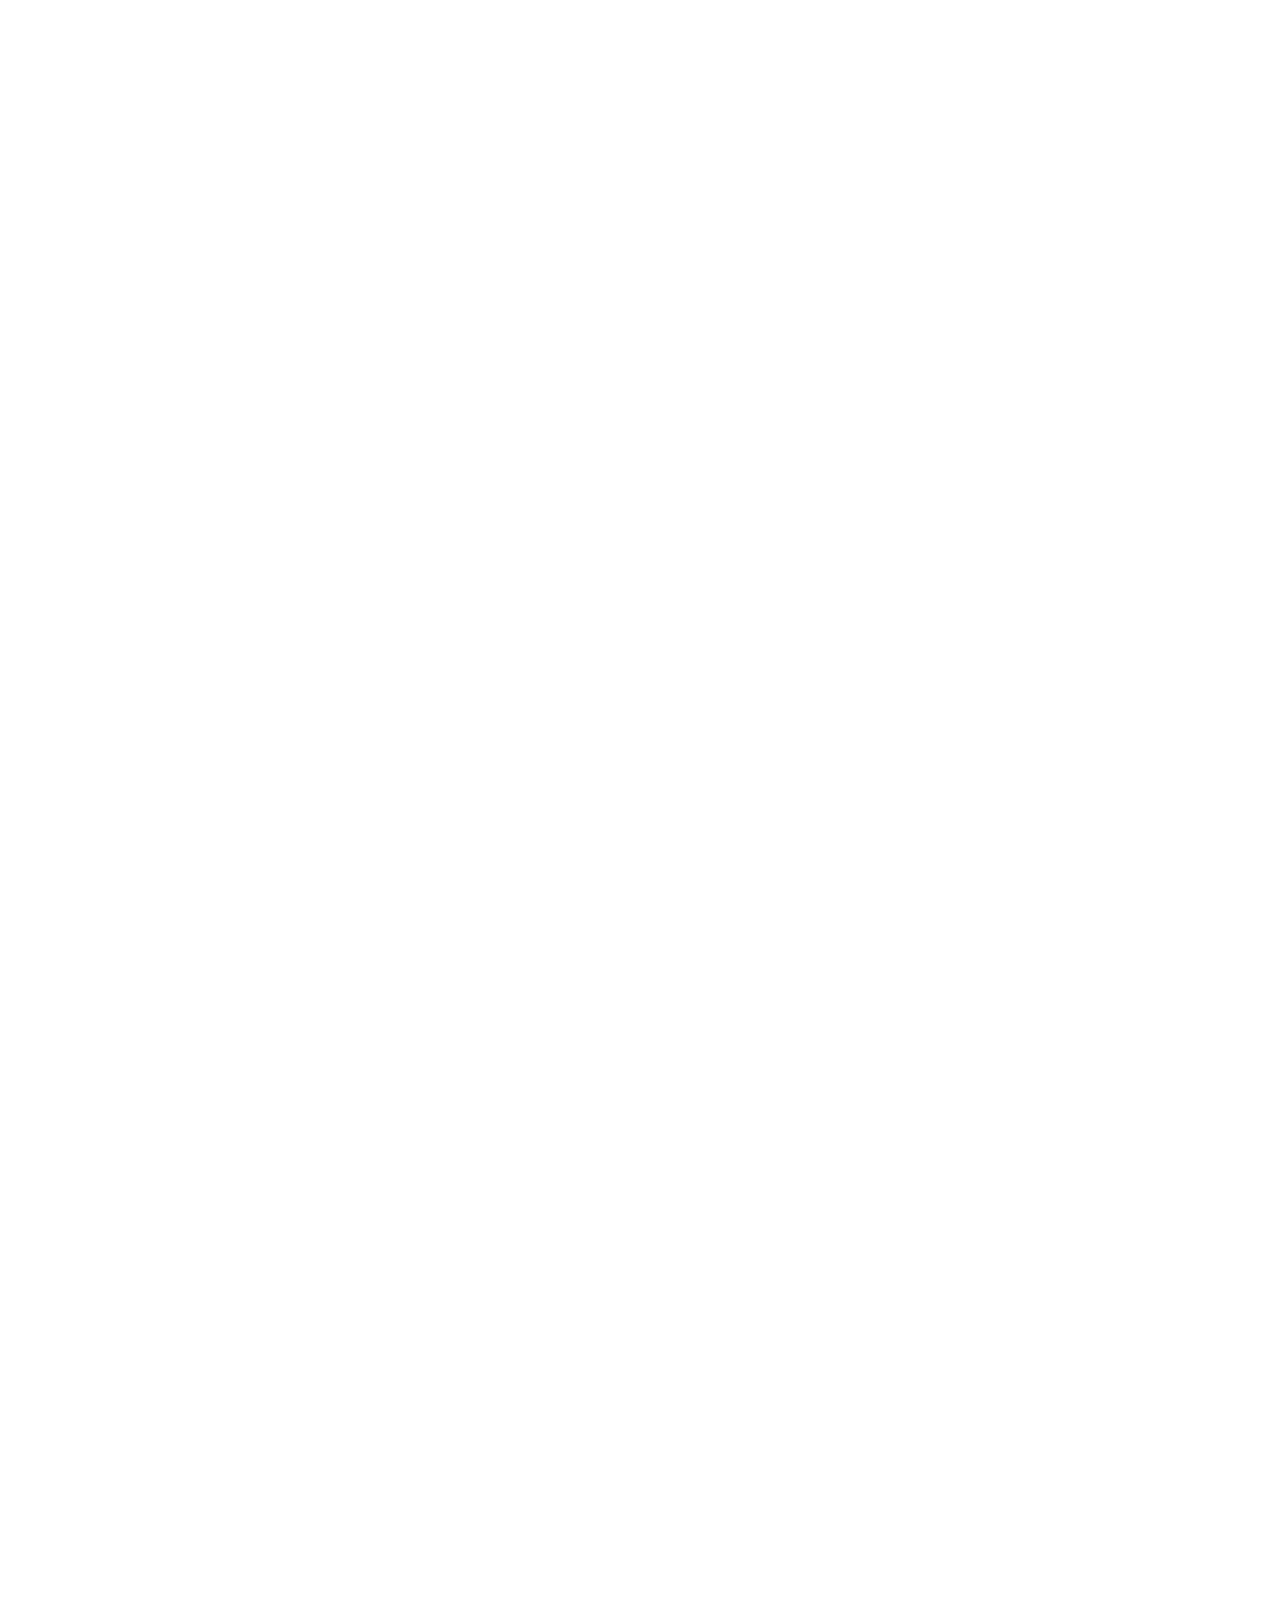
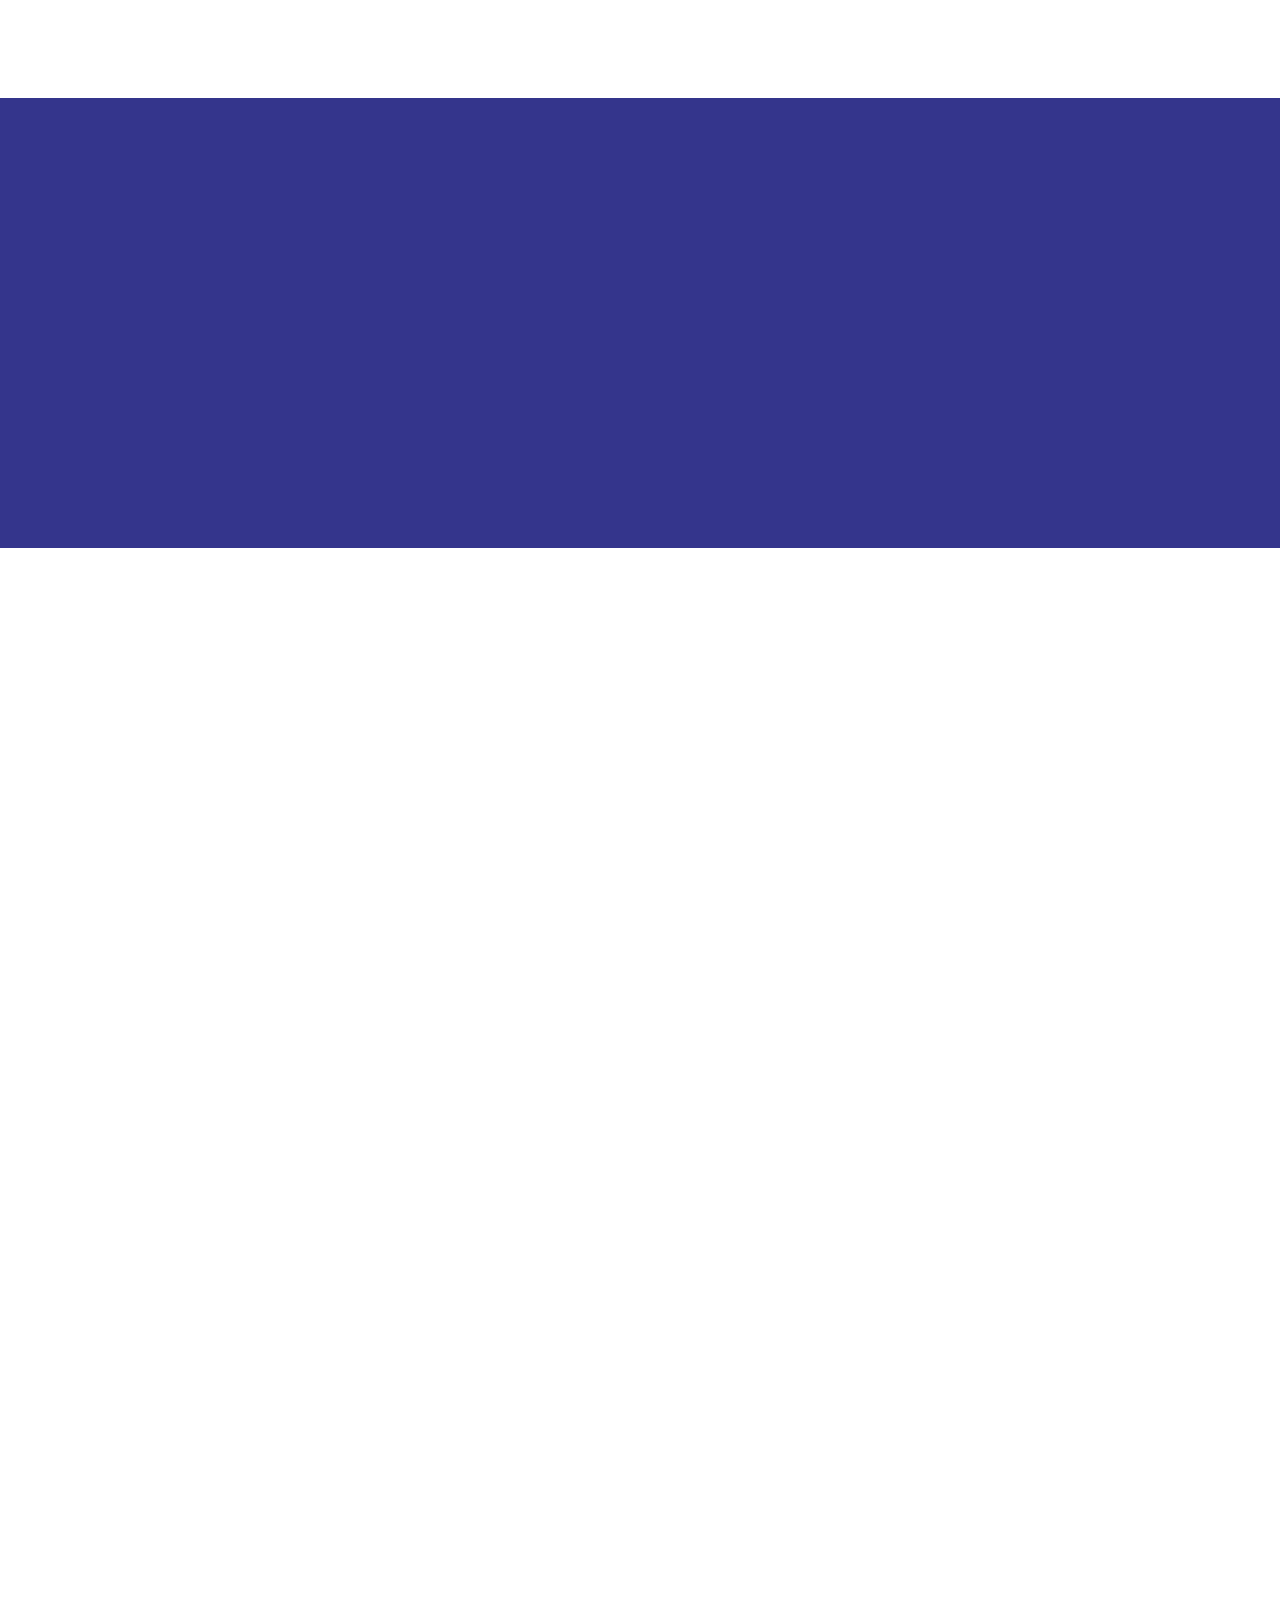
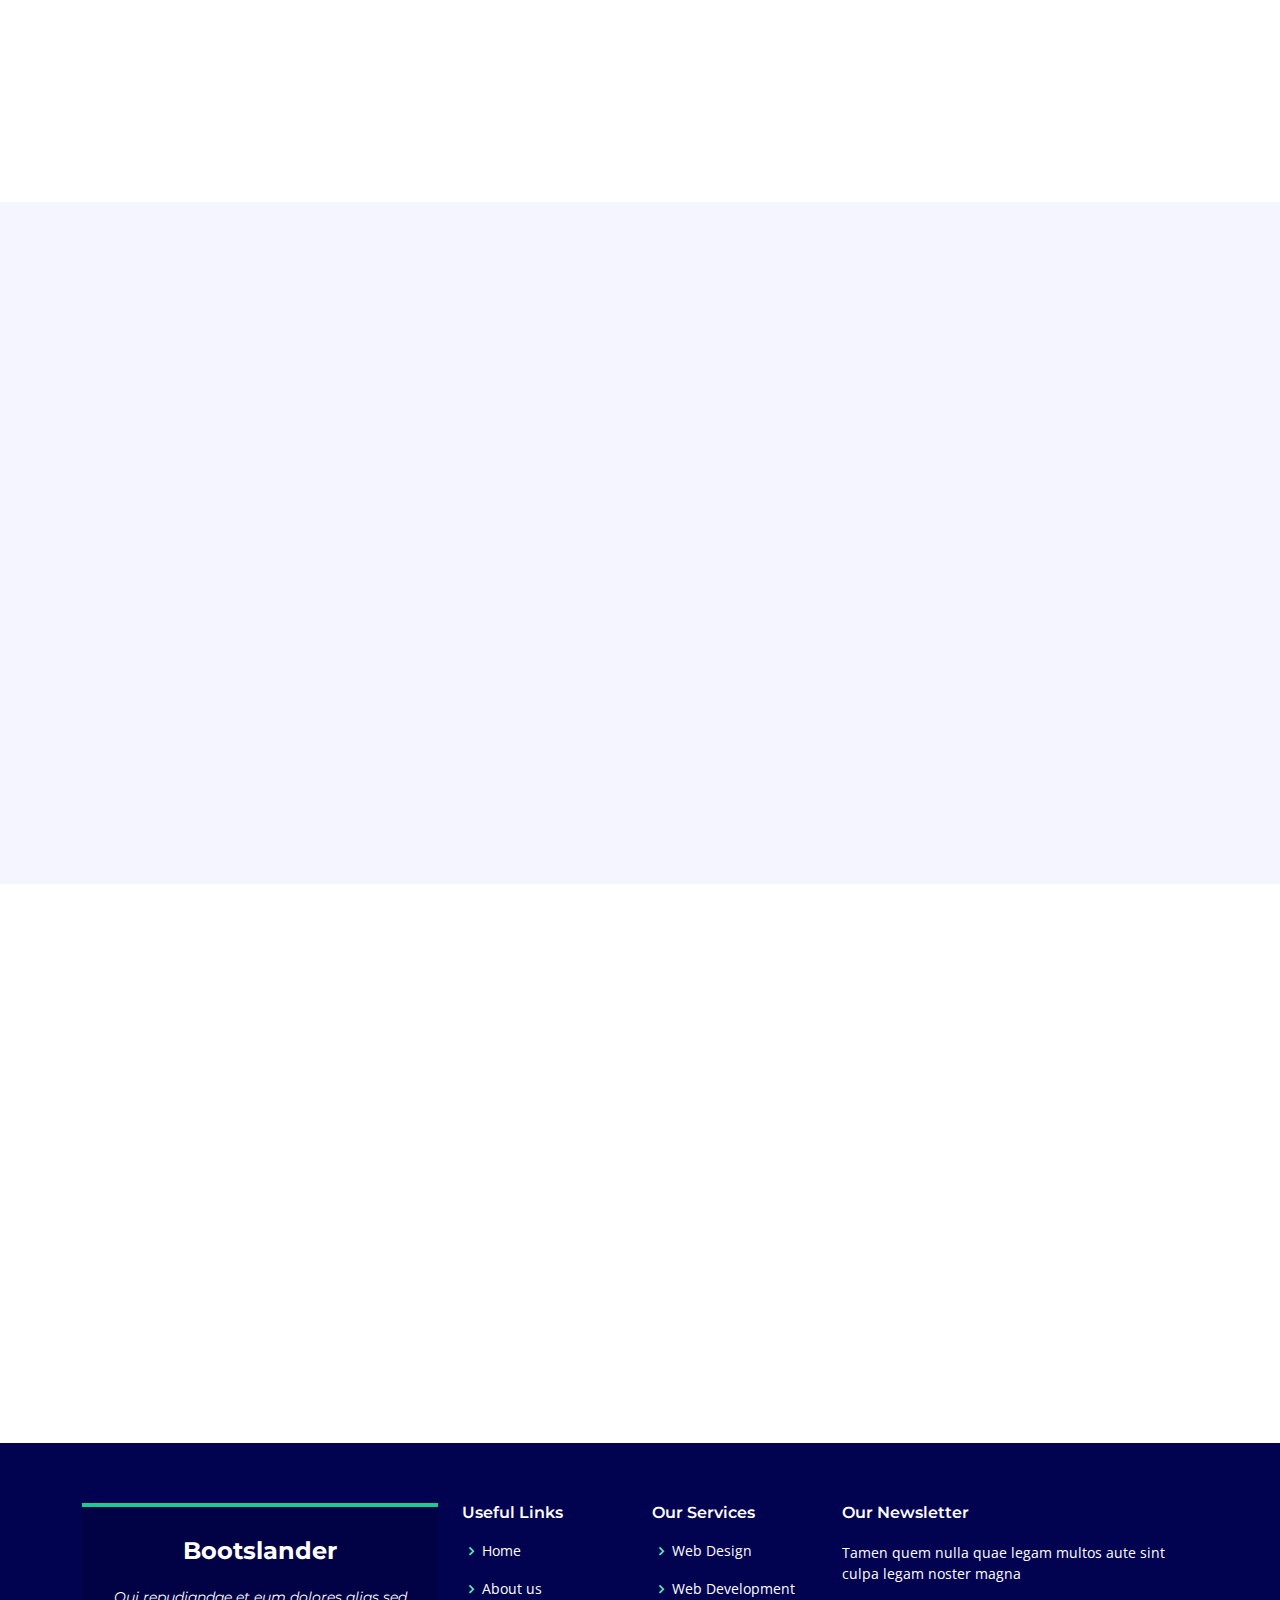
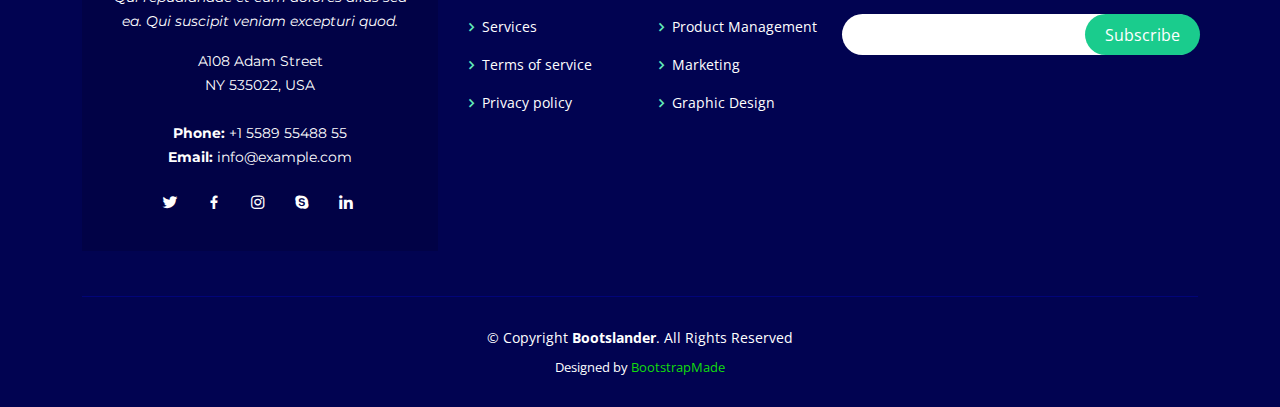
<file: index copy.html>
<!DOCTYPE html>
<html lang="en">

<head>
  <meta charset="utf-8">
  <meta content="width=device-width, initial-scale=1.0" name="viewport">

  <title>Quantum Restaurant</title>
  <meta content="" name="description">
  <meta content="" name="keywords">

  <!-- Favicons -->
  <link href="assets/img/others/WhatsApp Image 2021-09-14 at 7.47.34 PM.jpeg" rel="icon">
  <link href="assets/img/apple-touch-icon.png" rel="apple-touch-icon">

  <!-- Google Fonts -->
  <link href="https://fonts.googleapis.com/css?family=Open+Sans:300,300i,400,400i,600,600i,700,700i|Montserrat:300,300i,400,400i,500,500i,600,600i,700,700i|Poppins:300,300i,400,400i,500,500i,600,600i,700,700i" rel="stylesheet">

  <!-- Vendor CSS Files -->
  <link href="assets/vendor/aos/aos.css" rel="stylesheet">
  <link href="assets/vendor/bootstrap/css/bootstrap.min.css" rel="stylesheet">
  <link href="assets/vendor/bootstrap-icons/bootstrap-icons.css" rel="stylesheet">
  <link href="assets/vendor/boxicons/css/boxicons.min.css" rel="stylesheet">
  <link href="assets/vendor/glightbox/css/glightbox.min.css" rel="stylesheet">
  <link href="assets/vendor/remixicon/remixicon.css" rel="stylesheet">
  <link href="assets/vendor/swiper/swiper-bundle.min.css" rel="stylesheet">

  <!-- Template Main CSS File -->
  <link href="assets/css/style.css" rel="stylesheet">

  <!-- =======================================================
  * Template Name: Bootslander - v4.3.0
  * Template URL: https://bootstrapmade.com/bootslander-free-bootstrap-landing-page-template/
  * Author: BootstrapMade.com
  * License: https://bootstrapmade.com/license/
  ======================================================== -->
</head>

<body>

  <!-- ======= Header ======= -->
  <header id="header" class="fixed-top d-flex align-items-center header-transparent">
    <div class="container d-flex align-items-center justify-content-between">

      <div class="logo">
        <h1><a href="index.html"><span>QR</span></a></h1>
        <!-- Uncomment below if you prefer to use an image logo -->
        <!-- <a href="index.html"><img src="assets/img/logo.png" alt="" class="img-fluid"></a>-->
      </div>

      <nav id="navbar" class="navbar">
        <ul>
          <li><a class="nav-link scrollto active" href="#hero">Home</a></li>
          <li><a class="nav-link scrollto" href="#about">Quienes somos</a></li>
          <li><a class="nav-link scrollto" href="#features">Features</a></li>
          <li><a class="nav-link scrollto" href="#gallery">Gallery</a></li>
          <li><a class="nav-link scrollto" href="#team">Team</a></li>
          <li><a class="nav-link scrollto" href="#pricing">Pricing</a></li>
          <li><a class="nav-link scrollto" href="#contact">Contact</a></li>
        </ul>
        <i class="bi bi-list mobile-nav-toggle"></i>
      </nav><!-- .navbar -->

    </div>
  </header><!-- End Header -->

  <!-- ======= Hero Section ======= -->
  <section id="hero">

    <div class="container">
      <div class="row justify-content-between">
        <div class="col-lg-7 pt-5 pt-lg-0 order-2 order-lg-1 d-flex align-items-center">
          <div data-aos="zoom-out">
            <h1>Making your Restaurant<span> SMARTER</span></h1>
            <h2>Transforma tu restaurante en segundos. Quieres saber como? </h2>
            <div class="text-center text-lg-start">
              <a href="#about" class="btn-get-started scrollto"><b>Empieza ya!!!</b></a>
            </div>
          </div>
        </div>
        <div class="col-lg-4 order-1 order-lg-2 hero-img" data-aos="zoom-out" data-aos-delay="300">
          <img src="assets/img/logo2.png" class="img-fluid animated" alt="">
        </div>
      </div>
    </div>

    <svg class="hero-waves" xmlns="http://www.w3.org/2000/svg" xmlns:xlink="http://www.w3.org/1999/xlink" viewBox="0 24 150 28 " preserveAspectRatio="none">
      <defs>
        <path id="wave-path" d="M-160 44c30 0 58-18 88-18s 58 18 88 18 58-18 88-18 58 18 88 18 v44h-352z">
      </defs>
      <g class="wave1">
        <use xlink:href="#wave-path" x="50" y="3" fill="rgba(255,255,255, .1)">
      </g>
      <g class="wave2">
        <use xlink:href="#wave-path" x="50" y="0" fill="rgba(255,255,255, .2)">
      </g>
      <g class="wave3">
        <use xlink:href="#wave-path" x="50" y="9" fill="#fff">
      </g>
    </svg>

  </section><!-- End Hero -->

  <main id="main">

    <!-- ======= About Section ======= -->
    <section id="about" class="about">
      <div class="container-fluid">

        <div class="row">
          <div class="col-xl-5 col-lg-6 video-box d-flex justify-content-center align-items-stretch" data-aos="fade-right">
            <a href="/assets/img/lansa.mp4" class="venobox play-btn mb-4" data-vbtype="video" data-autoplay="true"></a>
          </div>

          <div class="col-xl-7 col-lg-6 icon-boxes d-flex flex-column align-items-stretch justify-content-center py-5 px-lg-5" data-aos="fade-left">
            <h3>¿Quiénes somos?</h3>
            <p>Somos un grupo de profesionales encargados de brindarte la mejor app de gestión de restaurantes más completa del mercado, enfocados en brindar una experiencia grata tanto al restaurante como al cliente que llega a visitarlos.</p>

            <div class="icon-box" data-aos="zoom-in" data-aos-delay="100">
              <div class="icon"><i class="bx bx-fingerprint"></i></div>
              <h4 class="title"><a href="">Rápida</a></h4>
              <p class="description">La app más rápida para la gestión de Restaurantes, enfocados en el buen workflow, para lograr una completa satisfacción con el cliente.</p>
            </div>

            <div class="icon-box" data-aos="zoom-in" data-aos-delay="200">
              <div class="icon"><i class="bx bx-gift"></i></div>
              <h4 class="title"><a href="">Fácil</a></h4>
              <p class="description">Nuestra prioridad es que te familiarices rápido con la app, por eso, la hemos credo de forma tal, que te sientas a gusto y que entiendas fácilmente lo que haces dentro de ella.</p>
            </div>

            <div class="icon-box" data-aos="zoom-in" data-aos-delay="300">
              <div class="icon"><i class="bx bx-atom"></i></div>
              <h4 class="title"><a href="">Moderna</a></h4>
              <p class="description">Ya basta !!! de usar sistemas anticuados con interfaces de los años 90's, tenemos un equipo de expertos encargados de diseñar una interfaz acorde con los nuevos tiempos.</p>
            </div>

          </div>
        </div>

      </div>
    </section><!-- End About Section -->

    <!-- ======= Features Section ======= -->
    <section id="features" class="features">
      <div class="container">

        <div class="section-title" data-aos="fade-up">
          <h2>Features</h2>
          <p>Lo que creamos para ti</p>
        </div>

        <div class="row" data-aos="fade-left">
          <div class="col-lg-3 col-md-4">
            <div class="icon-box" data-aos="zoom-in" data-aos-delay="50">
              <i class="ri-store-line" style="color: #ffbb2c;"></i>
              <h3><a href="">QR+ PAY</a></h3>
            </div>
          </div>
          <div class="col-lg-3 col-md-4 mt-4 mt-md-0">
            <div class="icon-box" data-aos="zoom-in" data-aos-delay="100">
              <i class="ri-bar-chart-box-line" style="color: #5578ff;"></i>
              <h3><a href="">Seguimiento de orden</a></h3>
            </div>
          </div>
          <div class="col-lg-3 col-md-4 mt-4 mt-md-0">
            <div class="icon-box" data-aos="zoom-in" data-aos-delay="150">
              <i class="ri-calendar-todo-line" style="color: #e80368;"></i>
              <h3><a href="">QR Menú</a></h3>
            </div>
          </div>
          <div class="col-lg-3 col-md-4 mt-4 mt-lg-0">
            <div class="icon-box" data-aos="zoom-in" data-aos-delay="200">
              <i class="ri-paint-brush-line" style="color: #e361ff;"></i>
              <h3><a href="">Reservaciones Online</a></h3>
            </div>
          </div>
          <div class="col-lg-3 col-md-4 mt-4">
            <div class="icon-box" data-aos="zoom-in" data-aos-delay="250">
              <i class="ri-database-2-line" style="color: #47aeff;"></i>
              <h3><a href="">Llamar camarero</a></h3>
            </div>
          </div>
          <div class="col-lg-3 col-md-4 mt-4">
            <div class="icon-box" data-aos="zoom-in" data-aos-delay="300">
              <i class="ri-gradienter-line" style="color: #ffa76e;"></i>
              <h3><a href="">Facturas online</a></h3>
            </div>
          </div>
          <div class="col-lg-3 col-md-4 mt-4">
            <div class="icon-box" data-aos="zoom-in" data-aos-delay="350">
              <i class="ri-file-list-3-line" style="color: #11dbcf;"></i>
              <h3><a href="">Calificación de Platos</a></h3>
            </div>
          </div>
          <div class="col-lg-3 col-md-4 mt-4">
            <div class="icon-box" data-aos="zoom-in" data-aos-delay="400">
              <i class="ri-price-tag-2-line" style="color: #4233ff;"></i>
              <h3><a href="">Review fin del día</a></h3>
            </div>
          </div>
          
      </div>
    </section><!-- End Features Section -->

    <!-- ======= Counts Section ======= -->
    <section id="counts" class="counts">
      <div class="container">

        <div class="row" data-aos="fade-up">

          <div class="col-lg-3 col-md-6">
            <div class="count-box">
              <i class="bi bi-emoji-smile"></i>
              <span data-purecounter-start="0" data-purecounter-end="232" data-purecounter-duration="1" class="purecounter"></span>
              <p>Happy Clients</p>
            </div>
          </div>

          <div class="col-lg-3 col-md-6 mt-5 mt-md-0">
            <div class="count-box">
              <i class="bi bi-journal-richtext"></i>
              <span data-purecounter-start="0" data-purecounter-end="521" data-purecounter-duration="1" class="purecounter"></span>
              <p>Menús creados</p>
            </div>
          </div>

          <div class="col-lg-3 col-md-6 mt-5 mt-lg-0">
            <div class="count-box">
              <i class="bi bi-headset"></i>
              <span data-purecounter-start="0" data-purecounter-end="1463" data-purecounter-duration="1" class="purecounter"></span>
              <p>Clientes atendidos</p>
            </div>
          </div>

          <div class="col-lg-3 col-md-6 mt-5 mt-lg-0">
            <div class="count-box">
              <i class="bi bi-people"></i>
              <span data-purecounter-start="0" data-purecounter-end="15" data-purecounter-duration="1" class="purecounter"></span>
              <p>Colaboradores</p>
            </div>
          </div>

        </div>

      </div>
    </section><!-- End Counts Section -->

    <!-- ======= Details Section ======= -->
    <section id="details" class="details">
      <div class="container">

        <div class="row content">
          <div class="col-md-4" data-aos="fade-right">
            <img src="assets/img/others/page1.png" class="img-fluid" width="300" height="500"  alt="">
          </div>
          <div class="col-md-8 pt-4" data-aos="fade-up">
            <h3>Completa y lista para usar !!!</h3>
            <p></p>
            <p></p>
            <p></p>
            <p></p>
            <p class="fst-italic">
              Simplifíca la gestión de tu restaurante con nuestra potente app:
            </p>
            <ul>
              <li><i class="bi bi-check"></i>Gestión centralizada.</li>
              <li><i class="bi bi-check"></i> Automatiza y agiliza tu restaurante desde la app.</li>
              <li><i class="bi bi-check"></i> Simplifica la atención de clientes.</li>
              <li><i class="bi bi-check"></i> Crea menús interactivos y llamativos, con solo unos cuántos pasos.</li>
            </ul>
            <p>
              Qué esperas para usar QR+, la app todo en uno para la gestión, automatización y simplificación de restaurantes.
            </p>
          </div>
        </div>

        <div class="row content">
          <div class="col-md-4 order-1 order-md-2" data-aos="fade-left">
            <img src="assets/img/details-2.png" class="img-fluid" alt="">
          </div>
          <div class="col-md-8 pt-5 order-2 order-md-1" data-aos="fade-up">
            <h3>Corporis temporibus maiores provident</h3>
            <p class="fst-italic">
              Lorem ipsum dolor sit amet, consectetur adipiscing elit, sed do eiusmod tempor incididunt ut labore et dolore
              magna aliqua.
            </p>
            <p>
              Ullamco laboris nisi ut aliquip ex ea commodo consequat. Duis aute irure dolor in reprehenderit in voluptate
              velit esse cillum dolore eu fugiat nulla pariatur. Excepteur sint occaecat cupidatat non proident, sunt in
              culpa qui officia deserunt mollit anim id est laborum
            </p>
            <p>
              Inventore id enim dolor dicta qui et magni molestiae. Mollitia optio officia illum ut cupiditate eos autem. Soluta dolorum repellendus repellat amet autem rerum illum in. Quibusdam occaecati est nisi esse. Saepe aut dignissimos distinctio id enim.
            </p>
          </div>
        </div>

        <div class="row content">
          <div class="col-md-4" data-aos="fade-right">
            <img src="assets/img/details-3.png" class="img-fluid" alt="">
          </div>
          <div class="col-md-8 pt-5" data-aos="fade-up">
            <h3>Sunt consequatur ad ut est nulla consectetur reiciendis animi voluptas</h3>
            <p>Cupiditate placeat cupiditate placeat est ipsam culpa. Delectus quia minima quod. Sunt saepe odit aut quia voluptatem hic voluptas dolor doloremque.</p>
            <ul>
              <li><i class="bi bi-check"></i> Ullamco laboris nisi ut aliquip ex ea commodo consequat.</li>
              <li><i class="bi bi-check"></i> Duis aute irure dolor in reprehenderit in voluptate velit.</li>
              <li><i class="bi bi-check"></i> Facilis ut et voluptatem aperiam. Autem soluta ad fugiat.</li>
            </ul>
            <p>
              Qui consequatur temporibus. Enim et corporis sit sunt harum praesentium suscipit ut voluptatem. Et nihil magni debitis consequatur est.
            </p>
            <p>
              Suscipit enim et. Ut optio esse quidem quam reiciendis esse odit excepturi. Vel dolores rerum soluta explicabo vel fugiat eum non.
            </p>
          </div>
        </div>

        <div class="row content">
          <div class="col-md-4 order-1 order-md-2" data-aos="fade-left">
            <img src="assets/img/details-4.png" class="img-fluid" alt="">
          </div>
          <div class="col-md-8 pt-5 order-2 order-md-1" data-aos="fade-up">
            <h3>Quas et necessitatibus eaque impedit ipsum animi consequatur incidunt in</h3>
            <p class="fst-italic">
              Lorem ipsum dolor sit amet, consectetur adipiscing elit, sed do eiusmod tempor incididunt ut labore et dolore
              magna aliqua.
            </p>
            <p>
              Ullamco laboris nisi ut aliquip ex ea commodo consequat. Duis aute irure dolor in reprehenderit in voluptate
              velit esse cillum dolore eu fugiat nulla pariatur. Excepteur sint occaecat cupidatat non proident, sunt in
              culpa qui officia deserunt mollit anim id est laborum
            </p>
            <ul>
              <li><i class="bi bi-check"></i> Et praesentium laboriosam architecto nam .</li>
              <li><i class="bi bi-check"></i> Eius et voluptate. Enim earum tempore aliquid. Nobis et sunt consequatur. Aut repellat in numquam velit quo dignissimos et.</li>
              <li><i class="bi bi-check"></i> Facilis ut et voluptatem aperiam. Autem soluta ad fugiat.</li>
            </ul>
          </div>
        </div>

      </div>
    </section><!-- End Details Section -->

    <!-- ======= Gallery Section ======= -->
    <section id="gallery" class="gallery">
      <div class="container">

        <div class="section-title" data-aos="fade-up">
          <h2>Gallery</h2>
          <p>Check our Gallery</p>
        </div>

        <div class="row no-gutters" data-aos="fade-left">

          <div class="col-lg-3 col-md-4">
            <div class="gallery-item" data-aos="zoom-in" data-aos-delay="100">
              <a href="assets/img/gallery/gallery-1.jpg" class="gallery-lightbox">
                <img src="assets/img/gallery/gallery-1.jpg" alt="" class="img-fluid">
              </a>
            </div>
          </div>

          <div class="col-lg-3 col-md-4">
            <div class="gallery-item" data-aos="zoom-in" data-aos-delay="150">
              <a href="assets/img/gallery/gallery-2.jpg" class="gallery-lightbox">
                <img src="assets/img/gallery/gallery-2.jpg" alt="" class="img-fluid">
              </a>
            </div>
          </div>

          <div class="col-lg-3 col-md-4">
            <div class="gallery-item" data-aos="zoom-in" data-aos-delay="200">
              <a href="assets/img/gallery/gallery-3.jpg" class="gallery-lightbox">
                <img src="assets/img/gallery/gallery-3.jpg" alt="" class="img-fluid">
              </a>
            </div>
          </div>

          <div class="col-lg-3 col-md-4">
            <div class="gallery-item" data-aos="zoom-in" data-aos-delay="250">
              <a href="assets/img/gallery/gallery-4.jpg" class="gallery-lightbox">
                <img src="assets/img/gallery/gallery-4.jpg" alt="" class="img-fluid">
              </a>
            </div>
          </div>

          <div class="col-lg-3 col-md-4">
            <div class="gallery-item" data-aos="zoom-in" data-aos-delay="300">
              <a href="assets/img/gallery/gallery-5.jpg" class="gallery-lightbox">
                <img src="assets/img/gallery/gallery-5.jpg" alt="" class="img-fluid">
              </a>
            </div>
          </div>

          <div class="col-lg-3 col-md-4">
            <div class="gallery-item" data-aos="zoom-in" data-aos-delay="350">
              <a href="assets/img/gallery/gallery-6.jpg" class="gallery-lightbox">
                <img src="assets/img/gallery/gallery-6.jpg" alt="" class="img-fluid">
              </a>
            </div>
          </div>

          <div class="col-lg-3 col-md-4">
            <div class="gallery-item" data-aos="zoom-in" data-aos-delay="400">
              <a href="assets/img/gallery/gallery-7.jpg" class="gallery-lightbox">
                <img src="assets/img/gallery/gallery-7.jpg" alt="" class="img-fluid">
              </a>
            </div>
          </div>

          <div class="col-lg-3 col-md-4">
            <div class="gallery-item" data-aos="zoom-in" data-aos-delay="450">
              <a href="assets/img/gallery/gallery-8.jpg" class="gallery-lightbox">
                <img src="assets/img/gallery/gallery-8.jpg" alt="" class="img-fluid">
              </a>
            </div>
          </div>

        </div>

      </div>
    </section><!-- End Gallery Section -->

    <!-- ======= Testimonials Section ======= -->
    <section id="testimonials" class="testimonials">
      <div class="container">

        <div class="testimonials-slider swiper-container" data-aos="fade-up" data-aos-delay="100">
          <div class="swiper-wrapper">

            <div class="swiper-slide">
              <div class="testimonial-item">
                <img src="assets/img/testimonials/testimonials-1.jpg" class="testimonial-img" alt="">
                <h3>Saul Goodman</h3>
                <h4>Ceo &amp; Founder</h4>
                <p>
                  <i class="bx bxs-quote-alt-left quote-icon-left"></i>
                  Proin iaculis purus consequat sem cure digni ssim donec porttitora entum suscipit rhoncus. Accusantium quam, ultricies eget id, aliquam eget nibh et. Maecen aliquam, risus at semper.
                  <i class="bx bxs-quote-alt-right quote-icon-right"></i>
                </p>
              </div>
            </div><!-- End testimonial item -->

            <div class="swiper-slide">
              <div class="testimonial-item">
                <img src="assets/img/testimonials/testimonials-2.jpg" class="testimonial-img" alt="">
                <h3>Sara Wilsson</h3>
                <h4>Designer</h4>
                <p>
                  <i class="bx bxs-quote-alt-left quote-icon-left"></i>
                  Export tempor illum tamen malis malis eram quae irure esse labore quem cillum quid cillum eram malis quorum velit fore eram velit sunt aliqua noster fugiat irure amet legam anim culpa.
                  <i class="bx bxs-quote-alt-right quote-icon-right"></i>
                </p>
              </div>
            </div><!-- End testimonial item -->

            <div class="swiper-slide">
              <div class="testimonial-item">
                <img src="assets/img/testimonials/testimonials-3.jpg" class="testimonial-img" alt="">
                <h3>Jena Karlis</h3>
                <h4>Store Owner</h4>
                <p>
                  <i class="bx bxs-quote-alt-left quote-icon-left"></i>
                  Enim nisi quem export duis labore cillum quae magna enim sint quorum nulla quem veniam duis minim tempor labore quem eram duis noster aute amet eram fore quis sint minim.
                  <i class="bx bxs-quote-alt-right quote-icon-right"></i>
                </p>
              </div>
            </div><!-- End testimonial item -->

            <div class="swiper-slide">
              <div class="testimonial-item">
                <img src="assets/img/testimonials/testimonials-4.jpg" class="testimonial-img" alt="">
                <h3>Matt Brandon</h3>
                <h4>Freelancer</h4>
                <p>
                  <i class="bx bxs-quote-alt-left quote-icon-left"></i>
                  Fugiat enim eram quae cillum dolore dolor amet nulla culpa multos export minim fugiat minim velit minim dolor enim duis veniam ipsum anim magna sunt elit fore quem dolore labore illum veniam.
                  <i class="bx bxs-quote-alt-right quote-icon-right"></i>
                </p>
              </div>
            </div><!-- End testimonial item -->

            <div class="swiper-slide">
              <div class="testimonial-item">
                <img src="assets/img/testimonials/testimonials-5.jpg" class="testimonial-img" alt="">
                <h3>John Larson</h3>
                <h4>Entrepreneur</h4>
                <p>
                  <i class="bx bxs-quote-alt-left quote-icon-left"></i>
                  Quis quorum aliqua sint quem legam fore sunt eram irure aliqua veniam tempor noster veniam enim culpa labore duis sunt culpa nulla illum cillum fugiat legam esse veniam culpa fore nisi cillum quid.
                  <i class="bx bxs-quote-alt-right quote-icon-right"></i>
                </p>
              </div>
            </div><!-- End testimonial item -->

          </div>
          <div class="swiper-pagination"></div>
        </div>

      </div>
    </section><!-- End Testimonials Section -->

    <!-- ======= Team Section ======= -->
    <section id="team" class="team">
      <div class="container">

        <div class="section-title" data-aos="fade-up">
          <h2>Team</h2>
          <p>Our Great Team</p>
        </div>

        <div class="row" data-aos="fade-left">

          <div class="col-lg-3 col-md-6">
            <div class="member" data-aos="zoom-in" data-aos-delay="100">
              <div class="pic"><img src="assets/img/team/team-1.jpg" class="img-fluid" alt=""></div>
              <div class="member-info">
                <h4>Wa</h4>
                <span>Chief Executive Officer</span>
                <div class="social">
                  <a href=""><i class="bi bi-twitter"></i></a>
                  <a href=""><i class="bi bi-facebook"></i></a>
                  <a href=""><i class="bi bi-instagram"></i></a>
                  <a href=""><i class="bi bi-linkedin"></i></a>
                </div>
              </div>
            </div>
          </div>

          <div class="col-lg-3 col-md-6 mt-5 mt-md-0">
            <div class="member" data-aos="zoom-in" data-aos-delay="200">
              <div class="pic"><img src="assets/img/team/team-2.jpg" class="img-fluid" alt=""></div>
              <div class="member-info">
                <h4>Sarah Jhonson</h4>
                <span>Product Manager</span>
                <div class="social">
                  <a href=""><i class="bi bi-twitter"></i></a>
                  <a href=""><i class="bi bi-facebook"></i></a>
                  <a href=""><i class="bi bi-instagram"></i></a>
                  <a href=""><i class="bi bi-linkedin"></i></a>
                </div>
              </div>
            </div>
          </div>

          <div class="col-lg-3 col-md-6 mt-5 mt-lg-0">
            <div class="member" data-aos="zoom-in" data-aos-delay="300">
              <div class="pic"><img src="assets/img/team/team-3.jpg" class="img-fluid" alt=""></div>
              <div class="member-info">
                <h4>William Anderson</h4>
                <span>CTO</span>
                <div class="social">
                  <a href=""><i class="bi bi-twitter"></i></a>
                  <a href=""><i class="bi bi-facebook"></i></a>
                  <a href=""><i class="bi bi-instagram"></i></a>
                  <a href=""><i class="bi bi-linkedin"></i></a>
                </div>
              </div>
            </div>
          </div>

          <div class="col-lg-3 col-md-6 mt-5 mt-lg-0">
            <div class="member" data-aos="zoom-in" data-aos-delay="400">
              <div class="pic"><img src="assets/img/team/team-4.jpg" class="img-fluid" alt=""></div>
              <div class="member-info">
                <h4>Amanda Jepson</h4>
                <span>Accountant</span>
                <div class="social">
                  <a href=""><i class="bi bi-twitter"></i></a>
                  <a href=""><i class="bi bi-facebook"></i></a>
                  <a href=""><i class="bi bi-instagram"></i></a>
                  <a href=""><i class="bi bi-linkedin"></i></a>
                </div>
              </div>
            </div>
          </div>

        </div>

      </div>
    </section><!-- End Team Section -->

    <!-- ======= Pricing Section ======= -->
    <section id="pricing" class="pricing">
      <div class="container">

        <div class="section-title" data-aos="fade-up">
          <h2>Planes</h2>
          <p>Dale un check a nuestro asombrosos planes !!!</p>
        </div>

        <div class="row" data-aos="fade-left">

          <div class="col-lg-3 col-md-6">
            <div class="box  " data-aos="zoom-in" data-aos-delay="100">
              <h3>Free</h3>
              <h4><sup>$</sup>0<span> / Mes</span></h4>
              <ul>
                <li> 10 Platos</li>
                <li> 4 Free Templates</li>
                <li> 1 QR Menú</li>
                <li class="na">Order Status</li>
                <li class="na">Premium Templates</li>
                <li class="na">QR+ Pay</li>
              </ul>
              <div class="btn-wrap">
                <a href="#" class="btn-buy">Buy Now</a>
              </div>
            </div>
          </div>

          <div class="col-lg-3 col-md-6 mt-4 mt-md-0">
            <div class="box featured " data-aos="zoom-in" data-aos-delay="200">
              <h3>Small </h3>
              <h4><sup>$</sup>3<span> / Mes</span></h4>
              <ul>
                <li> 20 Platos</li>
                <li> 10 Free Templates</li>
                <li> 2 QR Menú</li>
                <li> Order Status</li>
                <li class="na">Premium Templates</li>
                <li class="na">QR+ Pay</li>
              </ul>
              <div class="btn-wrap">
                <a href="#" class="btn-buy">Buy Now</a>
              </div>
            </div>
          </div>

          <div class="col-lg-3 col-md-6 mt-4 mt-lg-0">
            <div class="box" data-aos="zoom-in" data-aos-delay="300">
              <h3>Pro+</h3>
              <h4><sup>$</sup>7.99<span> / Mes</span></h4>
              <ul>
                <li> 30 Platos</li>
                <li> 10 Free Templates</li>
                <li> 3 QR Menú</li>
                <li> Order Status</li>
                <li> Premium Templates</li>
                <li class="na">QR+ Pay</li>
              </ul>
              <div class="btn-wrap">
                <a href="#" class="btn-buy">Buy Now</a>
              </div>
            </div>
          </div>

          <div class="col-lg-3 col-md-6 mt-4 mt-lg-0">
              <div class="box  " data-aos="zoom-in" data-aos-delay="400">
              <span class="advanced">Con to!!!</span>
              <h3>Ultimate</h3>
              <h4><sup>$</sup>12<span> / Mes</span></h4>
              <ul> 
                <li>Platos ilimitados</li>
                <li>Free Templates ilimitadas</li>
                <li> QR Menú ilimitados</li>
                <li>Order Status</li>
                <li>Premium Templates</li>
                <li>QR Pay</li>
              </ul>
              <div class="btn-wrap">
                <a href="#" class="btn-buy">Buy Now</a>
              </div>
            </div>
          </div>

        </div>

      </div>
    </section><!-- End Pricing Section -->

    <!-- ======= F.A.Q Section ======= -->
    <section id="faq" class="faq section-bg">
      <div class="container">

        <div class="section-title" data-aos="fade-up">
          <h2>F.A.Q</h2>
          <p>Frequently Asked Questions</p>
        </div>

        <div class="faq-list">
          <ul>
            <li data-aos="fade-up">
              <i class="bx bx-help-circle icon-help"></i> <a data-bs-toggle="collapse" class="collapse" data-bs-target="#faq-list-1">Non consectetur a erat nam at lectus urna duis? <i class="bx bx-chevron-down icon-show"></i><i class="bx bx-chevron-up icon-close"></i></a>
              <div id="faq-list-1" class="collapse show" data-bs-parent=".faq-list">
                <p>
                  Feugiat pretium nibh ipsum consequat. Tempus iaculis urna id volutpat lacus laoreet non curabitur gravida. Venenatis lectus magna fringilla urna porttitor rhoncus dolor purus non.
                </p>
              </div>
            </li>

            <li data-aos="fade-up" data-aos-delay="100">
              <i class="bx bx-help-circle icon-help"></i> <a data-bs-toggle="collapse" data-bs-target="#faq-list-2" class="collapsed">Feugiat scelerisque varius morbi enim nunc? <i class="bx bx-chevron-down icon-show"></i><i class="bx bx-chevron-up icon-close"></i></a>
              <div id="faq-list-2" class="collapse" data-bs-parent=".faq-list">
                <p>
                  Dolor sit amet consectetur adipiscing elit pellentesque habitant morbi. Id interdum velit laoreet id donec ultrices. Fringilla phasellus faucibus scelerisque eleifend donec pretium. Est pellentesque elit ullamcorper dignissim. Mauris ultrices eros in cursus turpis massa tincidunt dui.
                </p>
              </div>
            </li>

            <li data-aos="fade-up" data-aos-delay="200">
              <i class="bx bx-help-circle icon-help"></i> <a data-bs-toggle="collapse" data-bs-target="#faq-list-3" class="collapsed">Dolor sit amet consectetur adipiscing elit? <i class="bx bx-chevron-down icon-show"></i><i class="bx bx-chevron-up icon-close"></i></a>
              <div id="faq-list-3" class="collapse" data-bs-parent=".faq-list">
                <p>
                  Eleifend mi in nulla posuere sollicitudin aliquam ultrices sagittis orci. Faucibus pulvinar elementum integer enim. Sem nulla pharetra diam sit amet nisl suscipit. Rutrum tellus pellentesque eu tincidunt. Lectus urna duis convallis convallis tellus. Urna molestie at elementum eu facilisis sed odio morbi quis
                </p>
              </div>
            </li>

            <li data-aos="fade-up" data-aos-delay="300">
              <i class="bx bx-help-circle icon-help"></i> <a data-bs-toggle="collapse" data-bs-target="#faq-list-4" class="collapsed">Tempus quam pellentesque nec nam aliquam sem et tortor consequat? <i class="bx bx-chevron-down icon-show"></i><i class="bx bx-chevron-up icon-close"></i></a>
              <div id="faq-list-4" class="collapse" data-bs-parent=".faq-list">
                <p>
                  Molestie a iaculis at erat pellentesque adipiscing commodo. Dignissim suspendisse in est ante in. Nunc vel risus commodo viverra maecenas accumsan. Sit amet nisl suscipit adipiscing bibendum est. Purus gravida quis blandit turpis cursus in.
                </p>
              </div>
            </li>

            <li data-aos="fade-up" data-aos-delay="400">
              <i class="bx bx-help-circle icon-help"></i> <a data-bs-toggle="collapse" data-bs-target="#faq-list-5" class="collapsed">Tortor vitae purus faucibus ornare. Varius vel pharetra vel turpis nunc eget lorem dolor? <i class="bx bx-chevron-down icon-show"></i><i class="bx bx-chevron-up icon-close"></i></a>
              <div id="faq-list-5" class="collapse" data-bs-parent=".faq-list">
                <p>
                  Laoreet sit amet cursus sit amet dictum sit amet justo. Mauris vitae ultricies leo integer malesuada nunc vel. Tincidunt eget nullam non nisi est sit amet. Turpis nunc eget lorem dolor sed. Ut venenatis tellus in metus vulputate eu scelerisque.
                </p>
              </div>
            </li>

          </ul>
        </div>

      </div>
    </section><!-- End F.A.Q Section -->

    <!-- ======= Contact Section ======= -->
    <section id="contact" class="contact">
      <div class="container">

        <div class="section-title" data-aos="fade-up">
          <h2>Contact</h2>
          <p>Contact Us</p>
        </div>

        <div class="row">

          <div class="col-lg-4" data-aos="fade-right" data-aos-delay="100">
            <div class="info">
              <div class="address">
                <i class="bi bi-geo-alt"></i>
                <h4>Location:</h4>
                <p>A108 Adam Street, New York, NY 535022</p>
              </div>

              <div class="email">
                <i class="bi bi-envelope"></i>
                <h4>Email:</h4>
                <p>info@example.com</p>
              </div>

              <div class="phone">
                <i class="bi bi-phone"></i>
                <h4>Call:</h4>
                <p>+1 5589 55488 55s</p>
              </div>

            </div>

          </div>

          <div class="col-lg-8 mt-5 mt-lg-0" data-aos="fade-left" data-aos-delay="200">

            <form action="forms/contact.php" method="post" role="form" class="php-email-form">
              <div class="row">
                <div class="col-md-6 form-group">
                  <input type="text" name="name" class="form-control" id="name" placeholder="Your Name" required>
                </div>
                <div class="col-md-6 form-group mt-3 mt-md-0">
                  <input type="email" class="form-control" name="email" id="email" placeholder="Your Email" required>
                </div>
              </div>
              <div class="form-group mt-3">
                <input type="text" class="form-control" name="subject" id="subject" placeholder="Subject" required>
              </div>
              <div class="form-group mt-3">
                <textarea class="form-control" name="message" rows="5" placeholder="Message" required></textarea>
              </div>
              <div class="my-3">
                <div class="loading">Loading</div>
                <div class="error-message"></div>
                <div class="sent-message">Your message has been sent. Thank you!</div>
              </div>
              <div class="text-center"><button type="submit">Send Message</button></div>
            </form>

          </div>

        </div>

      </div>
    </section><!-- End Contact Section -->

  </main><!-- End #main -->

  <!-- ======= Footer ======= -->
  <footer id="footer">
    <div class="footer-top">
      <div class="container">
        <div class="row">

          <div class="col-lg-4 col-md-6">
            <div class="footer-info">
              <h3>Bootslander</h3>
              <p class="pb-3"><em>Qui repudiandae et eum dolores alias sed ea. Qui suscipit veniam excepturi quod.</em></p>
              <p>
                A108 Adam Street <br>
                NY 535022, USA<br><br>
                <strong>Phone:</strong> +1 5589 55488 55<br>
                <strong>Email:</strong> info@example.com<br>
              </p>
              <div class="social-links mt-3">
                <a href="#" class="twitter"><i class="bx bxl-twitter"></i></a>
                <a href="#" class="facebook"><i class="bx bxl-facebook"></i></a>
                <a href="#" class="instagram"><i class="bx bxl-instagram"></i></a>
                <a href="#" class="google-plus"><i class="bx bxl-skype"></i></a>
                <a href="#" class="linkedin"><i class="bx bxl-linkedin"></i></a>
              </div>
            </div>
          </div>

          <div class="col-lg-2 col-md-6 footer-links">
            <h4>Useful Links</h4>
            <ul>
              <li><i class="bx bx-chevron-right"></i> <a href="#">Home</a></li>
              <li><i class="bx bx-chevron-right"></i> <a href="#">About us</a></li>
              <li><i class="bx bx-chevron-right"></i> <a href="#">Services</a></li>
              <li><i class="bx bx-chevron-right"></i> <a href="#">Terms of service</a></li>
              <li><i class="bx bx-chevron-right"></i> <a href="#">Privacy policy</a></li>
            </ul>
          </div>

          <div class="col-lg-2 col-md-6 footer-links">
            <h4>Our Services</h4>
            <ul>
              <li><i class="bx bx-chevron-right"></i> <a href="#">Web Design</a></li>
              <li><i class="bx bx-chevron-right"></i> <a href="#">Web Development</a></li>
              <li><i class="bx bx-chevron-right"></i> <a href="#">Product Management</a></li>
              <li><i class="bx bx-chevron-right"></i> <a href="#">Marketing</a></li>
              <li><i class="bx bx-chevron-right"></i> <a href="#">Graphic Design</a></li>
            </ul>
          </div>

          <div class="col-lg-4 col-md-6 footer-newsletter">
            <h4>Our Newsletter</h4>
            <p>Tamen quem nulla quae legam multos aute sint culpa legam noster magna</p>
            <form action="" method="post">
              <input type="email" name="email"><input type="submit" value="Subscribe">
            </form>

          </div>

        </div>
      </div>
    </div>

    <div class="container">
      <div class="copyright">
        &copy; Copyright <strong><span>Bootslander</span></strong>. All Rights Reserved
      </div>
      <div class="credits">
        <!-- All the links in the footer should remain intact. -->
        <!-- You can delete the links only if you purchased the pro version. -->
        <!-- Licensing information: https://bootstrapmade.com/license/ -->
        <!-- Purchase the pro version with working PHP/AJAX contact form: https://bootstrapmade.com/bootslander-free-bootstrap-landing-page-template/ -->
        Designed by <a href="https://bootstrapmade.com/">BootstrapMade</a>
      </div>
    </div>
  </footer><!-- End Footer -->

  <a href="#" class="back-to-top d-flex align-items-center justify-content-center"><i class="bi bi-arrow-up-short"></i></a>
  <div id="preloader"></div>

  <!-- Vendor JS Files -->
  <script src="assets/vendor/aos/aos.js"></script>
  <script src="assets/vendor/bootstrap/js/bootstrap.bundle.min.js"></script>
  <script src="assets/vendor/glightbox/js/glightbox.min.js"></script>
  <script src="assets/vendor/php-email-form/validate.js"></script>
  <script src="assets/vendor/purecounter/purecounter.js"></script>
  <script src="assets/vendor/swiper/swiper-bundle.min.js"></script>

  <!-- Template Main JS File -->
  <script src="assets/js/main.js"></script>

</body>

</html>
</file>
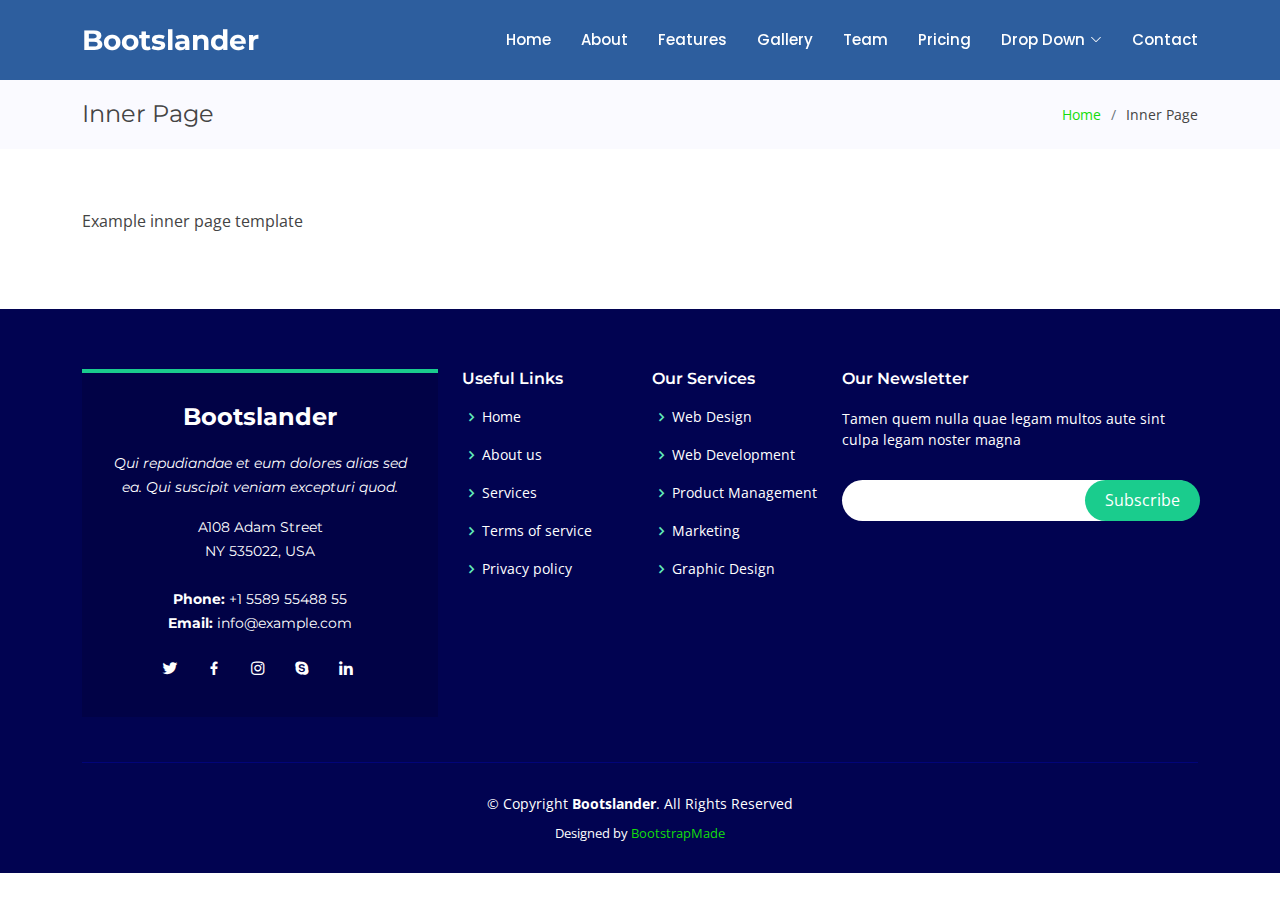
<file: inner-page.html>
<!DOCTYPE html>
<html lang="en">

<head>
  <meta charset="utf-8">
  <meta content="width=device-width, initial-scale=1.0" name="viewport">

  <title>Inner Page - Bootslander Bootstrap Template</title>
  <meta content="" name="description">
  <meta content="" name="keywords">

  <!-- Favicons -->
  <link href="assets/img/favicon.png" rel="icon">
  <link href="assets/img/apple-touch-icon.png" rel="apple-touch-icon">

  <!-- Google Fonts -->
  <link href="https://fonts.googleapis.com/css?family=Open+Sans:300,300i,400,400i,600,600i,700,700i|Montserrat:300,300i,400,400i,500,500i,600,600i,700,700i|Poppins:300,300i,400,400i,500,500i,600,600i,700,700i" rel="stylesheet">

  <!-- Vendor CSS Files -->
  <link href="assets/vendor/aos/aos.css" rel="stylesheet">
  <link href="assets/vendor/bootstrap/css/bootstrap.min.css" rel="stylesheet">
  <link href="assets/vendor/bootstrap-icons/bootstrap-icons.css" rel="stylesheet">
  <link href="assets/vendor/boxicons/css/boxicons.min.css" rel="stylesheet">
  <link href="assets/vendor/glightbox/css/glightbox.min.css" rel="stylesheet">
  <link href="assets/vendor/remixicon/remixicon.css" rel="stylesheet">
  <link href="assets/vendor/swiper/swiper-bundle.min.css" rel="stylesheet">

  <!-- Template Main CSS File -->
  <link href="assets/css/style.css" rel="stylesheet">

  <!-- =======================================================
  * Template Name: Bootslander - v4.3.0
  * Template URL: https://bootstrapmade.com/bootslander-free-bootstrap-landing-page-template/
  * Author: BootstrapMade.com
  * License: https://bootstrapmade.com/license/
  ======================================================== -->
</head>

<body>

  <!-- ======= Header ======= -->
  <header id="header" class="fixed-top d-flex align-items-center ">
    <div class="container d-flex align-items-center justify-content-between">

      <div class="logo">
        <h1><a href="index.html"><span>Bootslander</span></a></h1>
        <!-- Uncomment below if you prefer to use an image logo -->
        <!-- <a href="index.html"><img src="assets/img/logo.png" alt="" class="img-fluid"></a>-->
      </div>

      <nav id="navbar" class="navbar">
        <ul>
          <li><a class="nav-link scrollto " href="#hero">Home</a></li>
          <li><a class="nav-link scrollto" href="#about">About</a></li>
          <li><a class="nav-link scrollto" href="#features">Features</a></li>
          <li><a class="nav-link scrollto" href="#gallery">Gallery</a></li>
          <li><a class="nav-link scrollto" href="#team">Team</a></li>
          <li><a class="nav-link scrollto" href="#pricing">Pricing</a></li>
          <li class="dropdown"><a href="#"><span>Drop Down</span> <i class="bi bi-chevron-down"></i></a>
            <ul>
              <li><a href="#">Drop Down 1</a></li>
              <li class="dropdown"><a href="#"><span>Deep Drop Down</span> <i class="bi bi-chevron-right"></i></a>
                <ul>
                  <li><a href="#">Deep Drop Down 1</a></li>
                  <li><a href="#">Deep Drop Down 2</a></li>
                  <li><a href="#">Deep Drop Down 3</a></li>
                  <li><a href="#">Deep Drop Down 4</a></li>
                  <li><a href="#">Deep Drop Down 5</a></li>
                </ul>
              </li>
              <li><a href="#">Drop Down 2</a></li>
              <li><a href="#">Drop Down 3</a></li>
              <li><a href="#">Drop Down 4</a></li>
            </ul>
          </li>
          <li><a class="nav-link scrollto" href="#contact">Contact</a></li>
        </ul>
        <i class="bi bi-list mobile-nav-toggle"></i>
      </nav><!-- .navbar -->

    </div>
  </header><!-- End Header -->

  <main id="main">

    <!-- ======= Breadcrumbs Section ======= -->
    <section class="breadcrumbs">
      <div class="container">

        <div class="d-flex justify-content-between align-items-center">
          <h2>Inner Page</h2>
          <ol>
            <li><a href="index.html">Home</a></li>
            <li>Inner Page</li>
          </ol>
        </div>

      </div>
    </section><!-- End Breadcrumbs Section -->

    <section class="inner-page">
      <div class="container">
        <p>
          Example inner page template
        </p>
      </div>
    </section>

  </main><!-- End #main -->

  <!-- ======= Footer ======= -->
  <footer id="footer">
    <div class="footer-top">
      <div class="container">
        <div class="row">

          <div class="col-lg-4 col-md-6">
            <div class="footer-info">
              <h3>Bootslander</h3>
              <p class="pb-3"><em>Qui repudiandae et eum dolores alias sed ea. Qui suscipit veniam excepturi quod.</em></p>
              <p>
                A108 Adam Street <br>
                NY 535022, USA<br><br>
                <strong>Phone:</strong> +1 5589 55488 55<br>
                <strong>Email:</strong> info@example.com<br>
              </p>
              <div class="social-links mt-3">
                <a href="#" class="twitter"><i class="bx bxl-twitter"></i></a>
                <a href="#" class="facebook"><i class="bx bxl-facebook"></i></a>
                <a href="#" class="instagram"><i class="bx bxl-instagram"></i></a>
                <a href="#" class="google-plus"><i class="bx bxl-skype"></i></a>
                <a href="#" class="linkedin"><i class="bx bxl-linkedin"></i></a>
              </div>
            </div>
          </div>

          <div class="col-lg-2 col-md-6 footer-links">
            <h4>Useful Links</h4>
            <ul>
              <li><i class="bx bx-chevron-right"></i> <a href="#">Home</a></li>
              <li><i class="bx bx-chevron-right"></i> <a href="#">About us</a></li>
              <li><i class="bx bx-chevron-right"></i> <a href="#">Services</a></li>
              <li><i class="bx bx-chevron-right"></i> <a href="#">Terms of service</a></li>
              <li><i class="bx bx-chevron-right"></i> <a href="#">Privacy policy</a></li>
            </ul>
          </div>

          <div class="col-lg-2 col-md-6 footer-links">
            <h4>Our Services</h4>
            <ul>
              <li><i class="bx bx-chevron-right"></i> <a href="#">Web Design</a></li>
              <li><i class="bx bx-chevron-right"></i> <a href="#">Web Development</a></li>
              <li><i class="bx bx-chevron-right"></i> <a href="#">Product Management</a></li>
              <li><i class="bx bx-chevron-right"></i> <a href="#">Marketing</a></li>
              <li><i class="bx bx-chevron-right"></i> <a href="#">Graphic Design</a></li>
            </ul>
          </div>

          <div class="col-lg-4 col-md-6 footer-newsletter">
            <h4>Our Newsletter</h4>
            <p>Tamen quem nulla quae legam multos aute sint culpa legam noster magna</p>
            <form action="" method="post">
              <input type="email" name="email"><input type="submit" value="Subscribe">
            </form>

          </div>

        </div>
      </div>
    </div>

    <div class="container">
      <div class="copyright">
        &copy; Copyright <strong><span>Bootslander</span></strong>. All Rights Reserved
      </div>
      <div class="credits">
        <!-- All the links in the footer should remain intact. -->
        <!-- You can delete the links only if you purchased the pro version. -->
        <!-- Licensing information: https://bootstrapmade.com/license/ -->
        <!-- Purchase the pro version with working PHP/AJAX contact form: https://bootstrapmade.com/bootslander-free-bootstrap-landing-page-template/ -->
        Designed by <a href="https://bootstrapmade.com/">BootstrapMade</a>
      </div>
    </div>
  </footer><!-- End Footer -->

  <a href="#" class="back-to-top d-flex align-items-center justify-content-center"><i class="bi bi-arrow-up-short"></i></a>
  <div id="preloader"></div>

  <!-- Vendor JS Files -->
  <script src="assets/vendor/aos/aos.js"></script>
  <script src="assets/vendor/bootstrap/js/bootstrap.bundle.min.js"></script>
  <script src="assets/vendor/glightbox/js/glightbox.min.js"></script>
  <script src="assets/vendor/php-email-form/validate.js"></script>
  <script src="assets/vendor/purecounter/purecounter.js"></script>
  <script src="assets/vendor/swiper/swiper-bundle.min.js"></script>

  <!-- Template Main JS File -->
  <script src="assets/js/main.js"></script>

</body>

</html>
</file>
<file: assets/css/style.css>
/**
* Template Name: Bootslander - v4.3.0
* Template URL: https://bootstrapmade.com/bootslander-free-bootstrap-landing-page-template/
* Author: BootstrapMade.com
* License: https://bootstrapmade.com/license/
*/

/*--------------------------------------------------------------
# General
--------------------------------------------------------------*/
body {
  font-family: "Open Sans", sans-serif;
  color: #444444;
}

a {
  color: #13dd0c;
  text-decoration: none;
}

a:hover {
  color: #34e5a6;
  text-decoration: none;
}

h1, h2, h3, h4, h5, h6 {
  font-family: "Montserrat", sans-serif;
}

/*--------------------------------------------------------------
# Preloader
--------------------------------------------------------------*/
#preloader {
  position: fixed;
  top: 0;
  left: 0;
  right: 0;
  bottom: 0;
  z-index: 9999;
  overflow: hidden;
  background: #fff;
}

#preloader:before {
  content: "";
  position: fixed;
  top: calc(50% - 30px);
  left: calc(50% - 30px);
  border: 6px solid #ece909;
  border-top-color: #1f5ee7;
  border-radius: 50%;
  width: 60px;
  height: 60px;
  -webkit-animation: animate-preloader 1s linear infinite;
  animation: animate-preloader 1s linear infinite;
}

@-webkit-keyframes animate-preloader {
  0% {
    transform: rotate(0deg);
  }
  100% {
    transform: rotate(360deg);
  }
}

@keyframes animate-preloader {
  0% {
    transform: rotate(0deg);
  }
  100% {
    transform: rotate(360deg);
  }
}

/*--------------------------------------------------------------
# Back to top button
--------------------------------------------------------------*/
.back-to-top {
  position: fixed;
  visibility: hidden;
  opacity: 0;
  right: 15px;
  bottom: 15px;
  z-index: 996;
  background: #ffe600;
  width: 40px;
  height: 40px;
  border-radius: 50px;
  transition: all 0.4s;
}

.back-to-top i {
  font-size: 28px;
  color: #fff;
  line-height: 0;
}

.back-to-top:hover {
  background: #2b3ee4;
  color: #fff;
}

.back-to-top.active {
  visibility: visible;
  opacity: 1;
}

/*--------------------------------------------------------------
# Disable AOS delay on mobile
--------------------------------------------------------------*/
@media screen and (max-width: 768px) {
  [data-aos-delay] {
    transition-delay: 0 !important;
  }
}

/*--------------------------------------------------------------
# Header
--------------------------------------------------------------*/
#header {
  height: 80px;
  transition: all 0.5s;
  z-index: 997;
  transition: all 0.5s;
  background: rgba(22, 77, 148, 0.9);
}

#header.header-transparent {
  background: transparent;
}

#header.header-scrolled {
  background: rgba(22, 77, 148, 0.9);
  height: 60px;
}

#header .logo h1 {
  font-size: 28px;
  margin: 0;
  padding: 0;
  line-height: 1;
  font-weight: 700;
}

#header .logo h1 a, #header .logo h1 a:hover {
  color: #fff;
  text-decoration: none;
}

#header .logo img {
  padding: 0;
  margin: 0;
  max-height: 40px;
}

/*--------------------------------------------------------------
# Navigation Menu
--------------------------------------------------------------*/
/**
* Desktop Navigation 
*/
.navbar {
  padding: 0;
}

.navbar ul {
  margin: 0;
  padding: 0;
  display: flex;
  list-style: none;
  align-items: center;
}

.navbar li {
  position: relative;
}

.navbar a, .navbar a:focus {
  display: flex;
  align-items: center;
  justify-content: space-between;
  padding: 10px 0 10px 30px;
  font-size: 15px;
  font-weight: 500;
  font-family: "Poppins", sans-serif;
  color: rgb(255, 255, 255);
  white-space: nowrap;
  transition: 0.3s;
}

.navbar a i, .navbar a:focus i {
  font-size: 12px;
  line-height: 0;
  margin-left: 5px;
}

.navbar > ul > li > a:before {
  content: "";
  position: absolute;
  width: 0;
  height: 2px;
  bottom: 3px;
  left: 30px;
  background-color: #eeff00;
  visibility: hidden;
  width: 0px;
  transition: all 0.3s ease-in-out 0s;
}

.navbar a:hover:before, .navbar li:hover > a:before, .navbar .active:before {
  visibility: visible;
  width: 25px;
}

.navbar a:hover, .navbar .active, .navbar .active:focus, .navbar li:hover > a {
  color: #fff;
}

.navbar .dropdown ul {
  display: block;
  position: absolute;
  left: 30px;
  top: calc(100% + 30px);
  margin: 0;
  padding: 10px 0;
  z-index: 99;
  opacity: 0;
  visibility: hidden;
  background: #fff;
  box-shadow: 0px 0px 30px rgba(127, 137, 161, 0.25);
  transition: 0.3s;
  border-radius: 4px;
}

.navbar .dropdown ul li {
  min-width: 200px;
}

.navbar .dropdown ul a {
  padding: 10px 20px;
  font-size: 14px;
  font-weight: 500;
  text-transform: none;
  color: #941616;
}

.navbar .dropdown ul a i {
  font-size: 12px;
}

.navbar .dropdown ul a:hover, .navbar .dropdown ul .active:hover, .navbar .dropdown ul li:hover > a {
  color: #ecfd00;
}

.navbar .dropdown:hover > ul {
  opacity: 1;
  top: 100%;
  visibility: visible;
}

.navbar .dropdown .dropdown ul {
  top: 0;
  left: calc(100% - 30px);
  visibility: hidden;
}

.navbar .dropdown .dropdown:hover > ul {
  opacity: 1;
  top: 0;
  left: 100%;
  visibility: visible;
}

@media (max-width: 1366px) {
  .navbar .dropdown .dropdown ul {
    left: -90%;
  }
  .navbar .dropdown .dropdown:hover > ul {
    left: -100%;
  }
}

/**
* Mobile Navigation 
*/
.mobile-nav-toggle {
  color: #fff;
  font-size: 28px;
  cursor: pointer;
  display: none;
  line-height: 0;
  transition: 0.5s;
}

@media (max-width: 991px) {
  .mobile-nav-toggle {
    display: block;
  }
  .navbar ul {
    display: none;
  }
}

.navbar-mobile {
  position: fixed;
  overflow: hidden;
  top: 0;
  right: 0;
  left: 0;
  bottom: 0;
  background: rgba(241, 48, 0, 0.9);
  transition: 0.3s;
  z-index: 999;
}

.navbar-mobile .mobile-nav-toggle {
  position: absolute;
  top: 15px;
  right: 15px;
}

.navbar-mobile ul {
  display: block;
  position: absolute;
  top: 55px;
  right: 15px;
  bottom: 15px;
  left: 15px;
  padding: 10px 0;
  border-radius: 8px;
  background-color: #fff;
  overflow-y: auto;
  transition: 0.3s;
}

.navbar-mobile > ul > li > a:before {
  left: 20px;
}

.navbar-mobile a {
  padding: 10px 20px;
  font-size: 15px;
  color: #0205a1;
}

.navbar-mobile a:hover, .navbar-mobile .active, .navbar-mobile li:hover > a {
  color: #3f43fd;
}

.navbar-mobile .getstarted {
  margin: 15px;
}

.navbar-mobile .dropdown ul {
  position: static;
  display: none;
  margin: 10px 20px;
  padding: 10px 0;
  z-index: 99;
  opacity: 1;
  visibility: visible;
  background: #fff;
  box-shadow: 0px 0px 30px rgba(127, 137, 161, 0.25);
}

.navbar-mobile .dropdown ul li {
  min-width: 200px;
}

.navbar-mobile .dropdown ul a {
  padding: 10px 20px;
}

.navbar-mobile .dropdown ul a i {
  font-size: 12px;
}

.navbar-mobile .dropdown ul a:hover, .navbar-mobile .dropdown ul .active:hover, .navbar-mobile .dropdown ul li:hover > a {
  color: #1acc8d;
}

.navbar-mobile .dropdown > .dropdown-active {
  display: block;
}

/*--------------------------------------------------------------
# Hero Section
--------------------------------------------------------------*/
#hero {
  width: 100%;
  background: url("../img/gif5.gif");
  background-size: 120%;
  position: relative;
  padding: 120px 0 0 0;
}

#hero:before {
  content: "";
  background: rgba(22, 77, 148, 0.91);
  position: absolute;
  bottom: 0;
  top: 0;
  left: 0;
  right: 0;
}

#hero h1 {
  margin: 0 0 20px 0;
  font-size: 48px;
  font-weight: 700;
  line-height: 56px;
  color: rgb(255, 255, 255);
}

#hero h1 span {
  color: #fff;
  border-bottom: 4px solid #eeff00;
}

#hero h2 {
  color: rgb(255, 255, 255);
  margin-bottom: 40px;
  font-size: 24px;
}

#hero .btn-get-started {
  font-family: "Montserrat", sans-serif;
  font-weight: 500;
  font-size: 16px;
  letter-spacing: 1px;
  display: inline-block;
  padding: 10px 30px;
  border-radius: 50px;
  transition: 0.5s;
  color: rgba(22, 77, 148);
  background: #ffffff;
}

#hero .btn-get-started:hover {
  background: #eeff00;
}

#hero .animated {
  animation: up-down 2s ease-in-out infinite alternate-reverse both;
}

@media (min-width: 1024px) {
  #hero {
    background-attachment: fixed;
  }
}

@media (max-width: 991px) {
  #hero {
    padding-top: 80px;
  }
  #hero .animated {
    -webkit-animation: none;
    animation: none;
  }
  #hero .hero-img {
    text-align: center;
  }
  #hero .hero-img img {
    max-width: 50%;
  }
  #hero h1 {
    font-size: 28px;
    line-height: 32px;
    margin-bottom: 10px;
  }
  #hero h2 {
    font-size: 18px;
    line-height: 24px;
    margin-bottom: 30px;
  }
}

@media (max-width: 575px) {
  #hero .hero-img img {
    width: 80%;
  }
}

@-webkit-keyframes up-down {
  0% {
    transform: translateY(10px);
  }
  100% {
    transform: translateY(-10px);
  }
}

@keyframes up-down {
  0% {
    transform: translateY(10px);
  }
  100% {
    transform: translateY(-10px);
  }
}

.hero-waves {
  display: block;
  margin-top: 60px;
  width: 100%;
  height: 60px;
  z-index: 5;
  position: relative;
}

.wave1 use {
  -webkit-animation: move-forever1 10s linear infinite;
  animation: move-forever1 10s linear infinite;
  -webkit-animation-delay: -2s;
  animation-delay: -2s;
}

.wave2 use {
  -webkit-animation: move-forever2 8s linear infinite;
  animation: move-forever2 8s linear infinite;
  -webkit-animation-delay: -2s;
  animation-delay: -2s;
}

.wave3 use {
  -webkit-animation: move-forever3 6s linear infinite;
  animation: move-forever3 6s linear infinite;
  -webkit-animation-delay: -2s;
  animation-delay: -2s;
}

@-webkit-keyframes move-forever1 {
  0% {
    transform: translate(85px, 0%);
  }
  100% {
    transform: translate(-90px, 0%);
  }
}

@keyframes move-forever1 {
  0% {
    transform: translate(85px, 0%);
  }
  100% {
    transform: translate(-90px, 0%);
  }
}

@-webkit-keyframes move-forever2 {
  0% {
    transform: translate(-90px, 0%);
  }
  100% {
    transform: translate(85px, 0%);
  }
}

@keyframes move-forever2 {
  0% {
    transform: translate(-90px, 0%);
  }
  100% {
    transform: translate(85px, 0%);
  }
}

@-webkit-keyframes move-forever3 {
  0% {
    transform: translate(-90px, 0%);
  }
  100% {
    transform: translate(85px, 0%);
  }
}

@keyframes move-forever3 {
  0% {
    transform: translate(-90px, 0%);
  }
  100% {
    transform: translate(85px, 0%);
  }
}

/*--------------------------------------------------------------
# Sections General
--------------------------------------------------------------*/
section {
  padding: 60px 0;
  overflow: hidden;
}

.section-bg {
  background-color: #f5f5ff;
}

.section-title {
  padding-bottom: 40px;
}

.section-title h2 {
  font-size: 14px;
  font-weight: 500;
  padding: 0;
  line-height: 1px;
  margin: 0 0 5px 0;
  letter-spacing: 2px;
  text-transform: uppercase;
  color: #aaaaaa;
  font-family: "Poppins", sans-serif;
}

.section-title h2::after {
  content: "";
  width: 120px;
  height: 1px;
  display: inline-block;
  background: #1acc8d;
  margin: 4px 10px;
}

.section-title p {
  margin: 0;
  margin: 0;
  font-size: 36px;
  font-weight: 700;
  text-transform: uppercase;
  font-family: "Poppins", sans-serif;
  color: #010483;
}

/*--------------------------------------------------------------
# Breadcrumbs
--------------------------------------------------------------*/
.breadcrumbs {
  padding: 20px 0;
  background-color: #fafaff;
  min-height: 40px;
  margin-top: 80px;
}

@media (max-width: 992px) {
  .breadcrumbs {
    margin-top: 64px;
  }
}

.breadcrumbs h2 {
  font-size: 24px;
  font-weight: 400;
  margin: 0;
}

@media (max-width: 992px) {
  .breadcrumbs h2 {
    margin: 0 0 10px 0;
  }
}

.breadcrumbs ol {
  display: flex;
  flex-wrap: wrap;
  list-style: none;
  padding: 0;
  margin: 0;
  font-size: 14px;
}

.breadcrumbs ol li + li {
  padding-left: 10px;
}

.breadcrumbs ol li + li::before {
  display: inline-block;
  padding-right: 10px;
  color: #6c757d;
  content: "/";
}

@media (max-width: 768px) {
  .breadcrumbs .d-flex {
    display: block !important;
  }
  .breadcrumbs ol {
    display: block;
  }
  .breadcrumbs ol li {
    display: inline-block;
  }
}

/*--------------------------------------------------------------
# About
--------------------------------------------------------------*/
.about {
  padding: 40px 0 0 0;
}

.about .icon-boxes h3 {
  font-size: 28px;
  font-weight: 700;
  color: #164D94;
  margin-bottom: 15px;
}

.about .icon-box {
  margin-top: 40px;
}

.about .icon-box .icon {
  float: left;
  display: flex;
  align-items: center;
  justify-content: center;
  width: 64px;
  height: 64px;
  border: 2px solid #164D94;
  border-radius: 50px;
  transition: 0.5s;
}

.about .icon-box .icon i {
  color: #164D94;
  font-size: 32px;
}

.about .icon-box:hover .icon {
  background: #eeff00;
  border-color: #eeff00;
}

.about .icon-box:hover .icon i {
  color: #fff;
}

.about .icon-box .title {
  margin-left: 85px;
  font-weight: 700;
  margin-bottom: 10px;
  font-size: 18px;
}

.about .icon-box .title a {
  color: #343a40;
  transition: 0.3s;
}

.about .icon-box .title a:hover {
  color: #1acc8d;
}

.about .icon-box .description {
  margin-left: 85px;
  line-height: 24px;
  font-size: 14px;
}

.about .video-box {
  background: url("../img/about.gif") center center no-repeat;
  background-size: contain;
  min-height: 300px;
}

.about .play-btn {
  width: 94px;
  height: 94px;
  background: radial-gradient(#fbff00 50%, rgb(22, 77, 148) 52%);
  border-radius: 50%;
  display: block;
  position: absolute;
  left: calc(50% - 47px);
  top: calc(50% - 47px);
  overflow: hidden;
}

.about .play-btn::after {
  content: '';
  position: absolute;
  left: 50%;
  top: 50%;
  transform: translateX(-40%) translateY(-50%);
  width: 0;
  height: 0;
  border-top: 10px solid transparent;
  border-bottom: 10px solid transparent;
  border-left: 15px solid #fff;
  z-index: 100;
  transition: all 400ms cubic-bezier(0.55, 0.055, 0.675, 0.19);
}

.about .play-btn::before {
  content: '';
  position: absolute;
  width: 120px;
  height: 120px;
  -webkit-animation-delay: 0s;
  animation-delay: 0s;
  -webkit-animation: pulsate-btn 2s;
  animation: pulsate-btn 2s;
  -webkit-animation-direction: forwards;
  animation-direction: forwards;
  -webkit-animation-iteration-count: infinite;
  animation-iteration-count: infinite;
  -webkit-animation-timing-function: steps;
  animation-timing-function: steps;
  opacity: 1;
  border-radius: 50%;
  border: 5px solid rgba(255, 255, 255, 0.7);
  top: -15%;
  left: -15%;
  background: rgba(198, 16, 0, 0);
}

.about .play-btn:hover::after {
  border-left: 15px solid #164D94;
  transform: scale(20);
}

.about .play-btn:hover::before {
  content: '';
  position: absolute;
  left: 50%;
  top: 50%;
  transform: translateX(-40%) translateY(-50%);
  width: 0;
  height: 0;
  border: none;
  border-top: 10px solid transparent;
  border-bottom: 10px solid transparent;
  border-left: 15px solid #fff;
  z-index: 200;
  -webkit-animation: none;
  animation: none;
  border-radius: 0;
}

@-webkit-keyframes pulsate-btn {
  0% {
    transform: scale(0.6, 0.6);
    opacity: 1;
  }
  100% {
    transform: scale(1, 1);
    opacity: 0;
  }
}

@keyframes pulsate-btn {
  0% {
    transform: scale(0.6, 0.6);
    opacity: 1;
  }
  100% {
    transform: scale(1, 1);
    opacity: 0;
  }
}

/*--------------------------------------------------------------
# Features
--------------------------------------------------------------*/
.features .icon-box {
  display: flex;
  align-items: center;
  padding: 20px;
  background: #f5f5ff;
  transition: ease-in-out 0.3s;
}

.features .icon-box i {
  font-size: 32px;
  padding-right: 10px;
  line-height: 1;
}

.features .icon-box h3 {
  font-weight: 700;
  margin: 0;
  padding: 0;
  line-height: 1;
  font-size: 16px;
}

.features .icon-box h3 a {
  color: #010483;
  transition: ease-in-out 0.3s;
}

.features .icon-box h3 a:hover {
  color: #01036f;
}

.features .icon-box:hover {
  background: #ebebff;
}

/*--------------------------------------------------------------
# Counts
--------------------------------------------------------------*/
.counts {
  background: #f5f5ff;
  padding: 70px 0 60px;
}

.counts .count-box {
  padding: 30px 30px 25px 30px;
  width: 100%;
  position: relative;
  text-align: center;
  background: #fff;
}

.counts .count-box i {
  position: absolute;
  top: -25px;
  left: 50%;
  transform: translateX(-50%);
  font-size: 20px;
  background: #1acc8d;
  padding: 12px;
  color: #fff;
  border-radius: 50px;
  display: inline-flex;
  align-items: center;
  justify-content: center;
  line-height: 0;
  width: 48px;
  height: 48px;
}

.counts .count-box span {
  font-size: 36px;
  display: block;
  font-weight: 600;
  color: #010483;
}

.counts .count-box p {
  padding: 0;
  margin: 0;
  font-family: "Montserrat", sans-serif;
  font-size: 14px;
}

/*--------------------------------------------------------------
# Details
--------------------------------------------------------------*/
.details .content + .content {
  margin-top: 100px;
}

.details .content h3 {
  font-weight: 600;
  font-size: 26px;
  color: #010483;
}

.details .content ul {
  list-style: none;
  padding: 0;
}

.details .content ul li {
  padding-bottom: 10px;
}

.details .content ul i {
  font-size: 20px;
  padding-right: 4px;
  color: #1acc8d;
}

.details .content p:last-child {
  margin-bottom: 0;
}

/*--------------------------------------------------------------
# Gallery
--------------------------------------------------------------*/
.gallery .gallery-item {
  overflow: hidden;
  border-right: 3px solid #fff;
  border-bottom: 3px solid #fff;
}

.gallery .gallery-item img {
  transition: all ease-in-out 0.4s;
}

.gallery .gallery-item:hover img {
  transform: scale(1.1);
}

/*--------------------------------------------------------------
# Testimonials
--------------------------------------------------------------*/
.testimonials {
  padding: 80px 0;
  background: url("../img/cta-bg.jpg") no-repeat;
  background-position: center center;
  background-size: cover;
  position: relative;
}

.testimonials::before {
  content: "";
  position: absolute;
  left: 0;
  right: 0;
  top: 0;
  bottom: 0;
  background: rgba(1, 3, 111, 0.8);
}

.testimonials .section-header {
  margin-bottom: 40px;
}

.testimonials .testimonial-item {
  text-align: center;
  color: #fff;
}

.testimonials .testimonial-item .testimonial-img {
  width: 100px;
  border-radius: 50%;
  border: 6px solid rgba(255, 255, 255, 0.15);
  margin: 0 auto;
}

.testimonials .testimonial-item h3 {
  font-size: 20px;
  font-weight: bold;
  margin: 10px 0 5px 0;
  color: #fff;
}

.testimonials .testimonial-item h4 {
  font-size: 14px;
  color: #ddd;
  margin: 0 0 15px 0;
}

.testimonials .testimonial-item .quote-icon-left, .testimonials .testimonial-item .quote-icon-right {
  color: rgba(255, 255, 255, 0.4);
  font-size: 26px;
}

.testimonials .testimonial-item .quote-icon-left {
  display: inline-block;
  left: -5px;
  position: relative;
}

.testimonials .testimonial-item .quote-icon-right {
  display: inline-block;
  right: -5px;
  position: relative;
  top: 10px;
}

.testimonials .testimonial-item p {
  font-style: italic;
  margin: 0 auto 15px auto;
  color: #eee;
}

.testimonials .swiper-pagination {
  margin-top: 20px;
  position: relative;
}

.testimonials .swiper-pagination .swiper-pagination-bullet {
  width: 12px;
  height: 12px;
  opacity: 1;
  background-color: rgba(255, 255, 255, 0.4);
}

.testimonials .swiper-pagination .swiper-pagination-bullet-active {
  background-color: #1acc8d;
}

@media (min-width: 1024px) {
  .testimonials {
    background-attachment: fixed;
  }
}

@media (min-width: 992px) {
  .testimonials .testimonial-item p {
    width: 80%;
  }
}

/*--------------------------------------------------------------
# Team
--------------------------------------------------------------*/
.team {
  background: #fff;
}

.team .member {
  text-align: center;
  margin-bottom: 80px;
  position: relative;
}

.team .member .pic {
  border-radius: 4px;
  overflow: hidden;
}

.team .member img {
  transition: all ease-in-out 0.4s;
}

.team .member:hover img {
  transform: scale(1.1);
}

.team .member .member-info {
  position: absolute;
  bottom: -80px;
  left: 0px;
  right: 0px;
  background: rgba(255, 255, 255, 0.9);
  padding: 15px 0;
  border-radius: 0 0 4px 4px;
  box-shadow: 0px 2px 15px rgba(0, 0, 0, 0.1);
}

.team .member h4 {
  font-weight: 700;
  margin-bottom: 10px;
  font-size: 16px;
  color: #01036f;
  position: relative;
  padding-bottom: 10px;
}

.team .member h4::after {
  content: '';
  position: absolute;
  display: block;
  width: 50px;
  height: 1px;
  background: #0d12fc;
  bottom: 0;
  left: calc(50% - 25px);
}

.team .member span {
  font-style: italic;
  display: block;
  font-size: 13px;
  color: #01036f;
}

.team .member .social {
  margin-top: 10px;
}

.team .member .social a {
  transition: color 0.3s;
  color: #01036f;
}

.team .member .social a:hover {
  color: #1acc8d;
}

.team .member .social i {
  font-size: 16px;
  margin: 0 2px;
}

/*--------------------------------------------------------------
# Pricing
--------------------------------------------------------------*/
.pricing .box {
  padding: 20px;
  background: #fff;
  text-align: center;
  box-shadow: 0px 0px 4px rgba(0, 0, 0, 0.12);
  border-radius: 5px;
  position: relative;
  overflow: hidden;
}

.pricing h3 {
  font-weight: 400;
  margin: -20px -20px 20px -20px;
  padding: 20px 15px;
  font-size: 16px;
  font-weight: 600;
  color: #777777;
  background: #f8f8f8;
}

.pricing h4 {
  font-size: 36px;
  color: #1acc8d;
  font-weight: 600;
  font-family: "Poppins", sans-serif;
  margin-bottom: 20px;
}

.pricing h4 sup {
  font-size: 20px;
  top: -15px;
  left: -3px;
}

.pricing h4 span {
  color: #bababa;
  font-size: 16px;
  font-weight: 300;
}

.pricing ul {
  padding: 0;
  list-style: none;
  color: #444444;
  text-align: center;
  line-height: 20px;
  font-size: 14px;
}

.pricing ul li {
  padding-bottom: 16px;
}

.pricing ul i {
  color: #1acc8d;
  font-size: 18px;
  padding-right: 4px;
}

.pricing ul .na {
  color: #ccc;
  text-decoration: line-through;
}

.pricing .btn-wrap {
  margin: 20px -20px -20px -20px;
  padding: 20px 15px;
  background: #f8f8f8;
  text-align: center;
}

.pricing .btn-buy {
  background: #1acc8d;
  display: inline-block;
  padding: 8px 35px 10px 35px;
  border-radius: 50px;
  color: #fff;
  transition: none;
  font-size: 14px;
  font-weight: 400;
  font-family: "Montserrat", sans-serif;
  font-weight: 600;
  transition: 0.3s;
}

.pricing .btn-buy:hover {
  background: #149f6e;
}

.pricing .featured h3 {
  color: #fff;
  background: #1acc8d;
}

.pricing .advanced {
  width: 200px;
  position: absolute;
  top: 18px;
  right: -68px;
  transform: rotate(45deg);
  z-index: 1;
  font-size: 14px;
  padding: 1px 0 3px 0;
  background: #1acc8d;
  color: #fff;
}

/*--------------------------------------------------------------
# F.A.Q
--------------------------------------------------------------*/
.faq .faq-list {
  padding: 0;
}

.faq .faq-list ul {
  padding: 0;
  list-style: none;
}

.faq .faq-list li + li {
  margin-top: 15px;
}

.faq .faq-list li {
  padding: 20px;
  background: #fff;
  border-radius: 4px;
  position: relative;
}

.faq .faq-list a {
  display: block;
  position: relative;
  font-family: "Poppins", sans-serif;
  font-size: 16px;
  line-height: 24px;
  font-weight: 500;
  padding: 0 30px;
  outline: none;
  cursor: pointer;
}

.faq .faq-list .icon-help {
  font-size: 24px;
  position: absolute;
  right: 0;
  left: 20px;
  color: #34e5a6;
}

.faq .faq-list .icon-show, .faq .faq-list .icon-close {
  font-size: 24px;
  position: absolute;
  right: 0;
  top: 0;
}

.faq .faq-list p {
  margin-bottom: 0;
  padding: 10px 0 0 0;
}

.faq .faq-list .icon-show {
  display: none;
}

.faq .faq-list a.collapsed {
  color: #343a40;
}

.faq .faq-list a.collapsed:hover {
  color: #1acc8d;
}

.faq .faq-list a.collapsed .icon-show {
  display: inline-block;
}

.faq .faq-list a.collapsed .icon-close {
  display: none;
}

@media (max-width: 1200px) {
  .faq .faq-list {
    padding: 0;
  }
}

/*--------------------------------------------------------------
# Contact
--------------------------------------------------------------*/
.contact .info {
  width: 100%;
  background: #fff;
}

.contact .info i {
  font-size: 20px;
  color: #3f43fd;
  float: left;
  width: 44px;
  height: 44px;
  background: #f0f0ff;
  display: flex;
  justify-content: center;
  align-items: center;
  border-radius: 50px;
  transition: all 0.3s ease-in-out;
}

.contact .info h4 {
  padding: 0 0 0 60px;
  font-size: 22px;
  font-weight: 600;
  margin-bottom: 5px;
  color: #010483;
}

.contact .info p {
  padding: 0 0 0 60px;
  margin-bottom: 0;
  font-size: 14px;
  color: #0205a1;
}

.contact .info .email, .contact .info .phone {
  margin-top: 40px;
}

.contact .info .email:hover i, .contact .info .address:hover i, .contact .info .phone:hover i {
  background: #1acc8d;
  color: #fff;
}

.contact .php-email-form {
  width: 100%;
  background: #fff;
}

.contact .php-email-form .form-group {
  padding-bottom: 8px;
}

.contact .php-email-form .error-message {
  display: none;
  color: #fff;
  background: #ed3c0d;
  text-align: left;
  padding: 15px;
  font-weight: 600;
}

.contact .php-email-form .error-message br + br {
  margin-top: 25px;
}

.contact .php-email-form .sent-message {
  display: none;
  color: #fff;
  background: #18d26e;
  text-align: center;
  padding: 15px;
  font-weight: 600;
}

.contact .php-email-form .loading {
  display: none;
  background: #fff;
  text-align: center;
  padding: 15px;
}

.contact .php-email-form .loading:before {
  content: "";
  display: inline-block;
  border-radius: 50%;
  width: 24px;
  height: 24px;
  margin: 0 10px -6px 0;
  border: 3px solid #18d26e;
  border-top-color: #eee;
  -webkit-animation: animate-loading 1s linear infinite;
  animation: animate-loading 1s linear infinite;
}

.contact .php-email-form input, .contact .php-email-form textarea {
  border-radius: 0;
  box-shadow: none;
  font-size: 14px;
}

.contact .php-email-form input {
  height: 44px;
}

.contact .php-email-form textarea {
  padding: 10px 12px;
}

.contact .php-email-form button[type="submit"] {
  background: #d80d0d;
  border: 0;
  padding: 10px 30px;
  color: #fff;
  transition: 0.4s;
  border-radius: 50px;
}

.contact .php-email-form button[type="submit"]:hover {
  background: #f50101;
}

@-webkit-keyframes animate-loading {
  0% {
    transform: rotate(0deg);
  }
  100% {
    transform: rotate(360deg);
  }
}

@keyframes animate-loading {
  0% {
    transform: rotate(0deg);
  }
  100% {
    transform: rotate(360deg);
  }
}

/*--------------------------------------------------------------
# Footer
--------------------------------------------------------------*/
#footer {
  background: #010351;
  padding: 0 0 30px 0;
  color: #fff;
  font-size: 14px;
}

#footer .footer-top {
  padding: 60px 0 30px 0;
}

#footer .footer-top .footer-info {
  margin-bottom: 15px;
  background: #010246;
  color: #fff;
  border-top: 4px solid #1acc8d;
  text-align: center;
  padding: 30px 20px;
}

#footer .footer-top .footer-info h3 {
  font-size: 24px;
  margin: 0 0 20px 0;
  padding: 2px 0 2px 0;
  line-height: 1;
  font-weight: 700;
}

#footer .footer-top .footer-info p {
  font-size: 14px;
  line-height: 24px;
  margin-bottom: 0;
  font-family: "Montserrat", sans-serif;
}

#footer .footer-top .social-links a {
  font-size: 18px;
  display: inline-block;
  color: #fff;
  line-height: 1;
  padding: 8px 0;
  margin-right: 4px;
  border-radius: 50%;
  text-align: center;
  width: 36px;
  height: 36px;
  transition: 0.3s;
}

#footer .footer-top .social-links a:hover {
  background: #1acc8d;
  color: #fff;
  text-decoration: none;
}

#footer .footer-top h4 {
  font-size: 16px;
  font-weight: 600;
  color: #fff;
  position: relative;
  padding-bottom: 12px;
}

#footer .footer-top .footer-links {
  margin-bottom: 30px;
}

#footer .footer-top .footer-links ul {
  list-style: none;
  padding: 0;
  margin: 0;
}

#footer .footer-top .footer-links ul i {
  padding-right: 2px;
  color: #61ebba;
  font-size: 18px;
  line-height: 1;
}

#footer .footer-top .footer-links ul li {
  padding: 10px 0;
  display: flex;
  align-items: center;
}

#footer .footer-top .footer-links ul li:first-child {
  padding-top: 0;
}

#footer .footer-top .footer-links ul a {
  color: #fff;
  transition: 0.3s;
  display: inline-block;
  line-height: 1;
}

#footer .footer-top .footer-links ul a:hover {
  color: #4be8b0;
}

#footer .footer-top .footer-newsletter form {
  margin-top: 30px;
  background: #fff;
  padding: 6px 10px 6px 15px;
  position: relative;
  border-radius: 50px;
}

#footer .footer-top .footer-newsletter form input[type="email"] {
  border: 0;
  padding: 4px;
  width: calc(100% - 110px);
}

#footer .footer-top .footer-newsletter form input[type="submit"] {
  position: absolute;
  top: 0;
  right: -2px;
  bottom: 0;
  border: 0;
  background: none;
  font-size: 16px;
  padding: 0 20px;
  background: #1acc8d;
  color: #fff;
  transition: 0.3s;
  border-radius: 50px;
}

#footer .footer-top .footer-newsletter form input[type="submit"]:hover {
  background: #149f6e;
}

#footer .copyright {
  border-top: 1px solid #010479;
  text-align: center;
  padding-top: 30px;
}

#footer .credits {
  padding-top: 10px;
  text-align: center;
  font-size: 13px;
  color: #fff;
}

@media (max-width: 575px) {
  #footer .footer-top .footer-info {
    margin: -20px 0 30px 0;
  }
}
</file>
